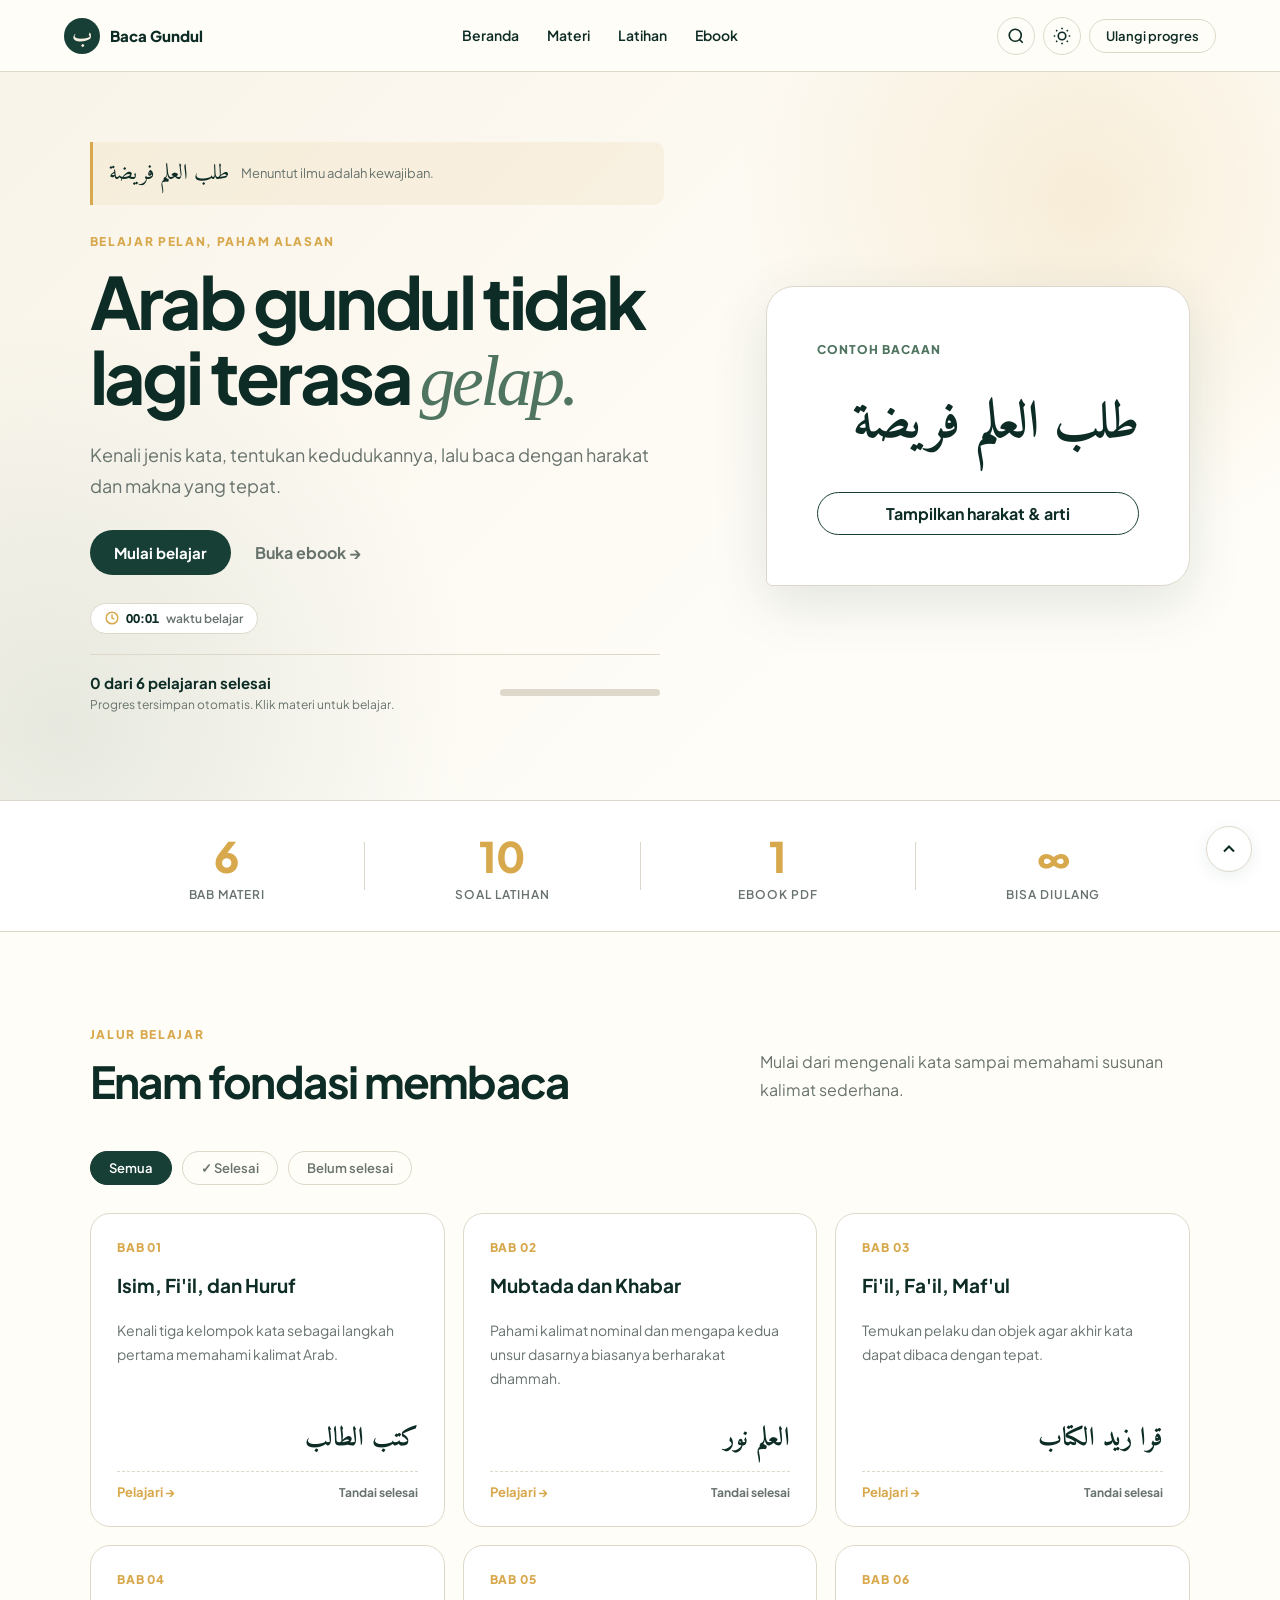
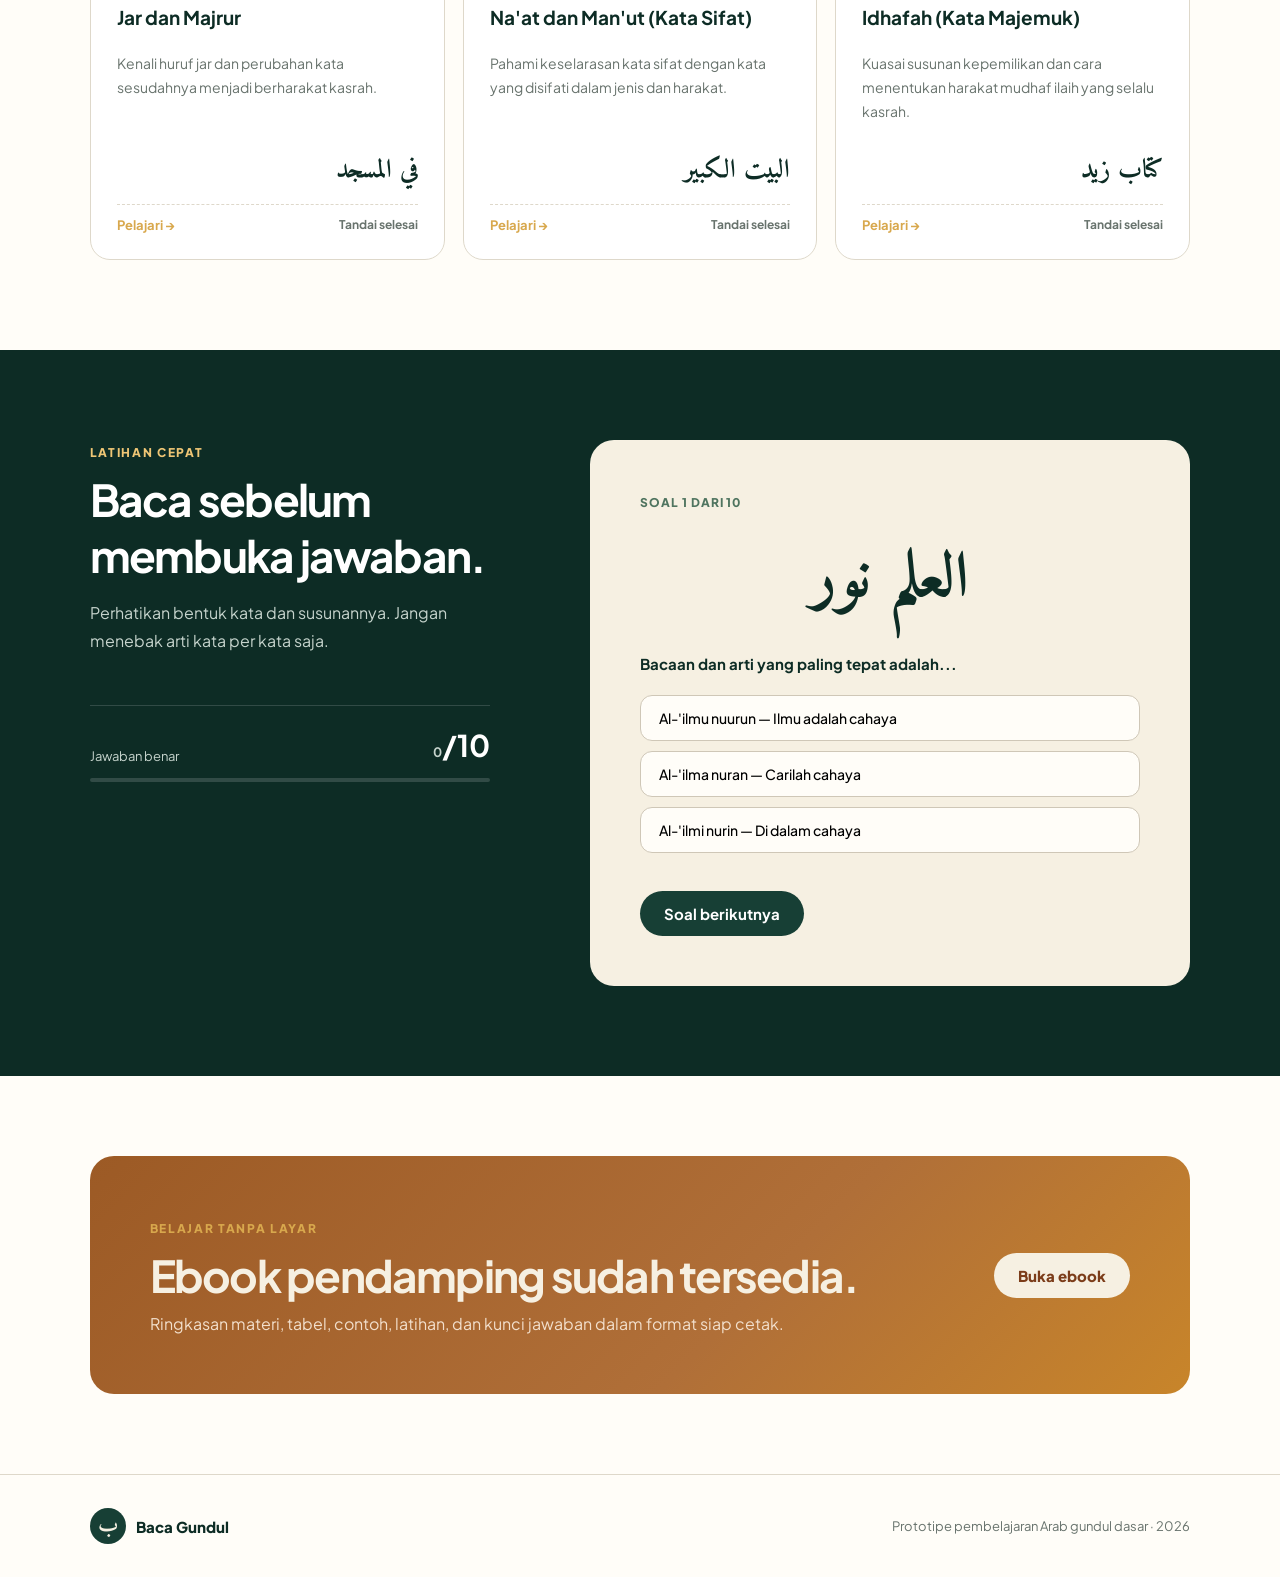
<file: index.html>
<!doctype html>
<html lang="id" data-theme="light">
<head>
  <meta charset="utf-8">
  <meta name="viewport" content="width=device-width, initial-scale=1">
  <meta name="theme-color" content="#173f35">
  <meta name="description" content="Belajar membaca Arab tanpa harakat (gundul) secara interaktif. Kenali isim, fi'il, huruf, dan susunan kalimat Arab dasar.">
  <title>Baca Gundul - Belajar Membaca Arab</title>
  <link rel="preconnect" href="https://fonts.googleapis.com">
  <link rel="preconnect" href="https://fonts.gstatic.com" crossorigin>
  <link href="https://fonts.googleapis.com/css2?family=Amiri:wght@400;700&family=Plus+Jakarta+Sans:wght@400;500;600;700;800&display=swap" rel="stylesheet">
  <link rel="stylesheet" href="styles.css">
</head>
<body>

  <!-- ── TOPBAR ─────────────────────────────── -->
  <header class="topbar" id="topbar">
    <a class="brand" href="#beranda">
      <span class="brand-mark">ب</span>
      <span>Baca Gundul</span>
    </a>

    <nav aria-label="Navigasi utama" id="mainNav">
      <a href="#beranda">Beranda</a>
      <a href="#materi">Materi</a>
      <a href="#latihan">Latihan</a>
      <a href="ebook.html">Ebook</a>
    </nav>

    <div class="topbar-actions">
      <button class="icon-button" id="searchToggle" aria-label="Cari materi" title="Cari materi">
        <svg xmlns="http://www.w3.org/2000/svg" width="18" height="18" fill="none" viewBox="0 0 24 24" stroke="currentColor" stroke-width="2.2"><circle cx="11" cy="11" r="8"/><path d="m21 21-4.35-4.35"/></svg>
      </button>
      <button class="icon-button" id="themeToggle" aria-label="Ganti tema" title="Ganti tema gelap/terang">
        <svg id="iconSun" xmlns="http://www.w3.org/2000/svg" width="18" height="18" fill="none" viewBox="0 0 24 24" stroke="currentColor" stroke-width="2.2"><circle cx="12" cy="12" r="5"/><path d="M12 1v2M12 21v2M4.22 4.22l1.42 1.42M18.36 18.36l1.42 1.42M1 12h2M21 12h2M4.22 19.78l1.42-1.42M18.36 5.64l1.42-1.42"/></svg>
        <svg id="iconMoon" xmlns="http://www.w3.org/2000/svg" width="18" height="18" fill="none" viewBox="0 0 24 24" stroke="currentColor" stroke-width="2.2" style="display:none"><path d="M21 12.79A9 9 0 1 1 11.21 3 7 7 0 0 0 21 12.79z"/></svg>
      </button>
      <button class="outline-button" id="resetProgress" type="button">Ulangi progres</button>
      <button class="hamburger" id="hamburger" aria-label="Buka navigasi" aria-expanded="false">
        <span></span><span></span><span></span>
      </button>
    </div>
  </header>

  <!-- Search bar overlay -->
  <div class="search-bar-wrap" id="searchBarWrap" hidden>
    <div class="search-inner">
      <svg xmlns="http://www.w3.org/2000/svg" width="18" height="18" fill="none" viewBox="0 0 24 24" stroke="currentColor" stroke-width="2.2"><circle cx="11" cy="11" r="8"/><path d="m21 21-4.35-4.35"/></svg>
      <input type="search" id="searchInput" placeholder="Cari bab materi..." autocomplete="off" autofocus>
      <button class="search-close" id="searchClose" aria-label="Tutup pencarian">✕</button>
    </div>
    <div class="search-results" id="searchResults"></div>
  </div>

  <main>

    <!-- ── HERO ─────────────────────────────── -->
    <section class="hero" id="beranda">
      <div class="hero-copy animate-fadeup">
        <!-- Rotating quote -->
        <div class="rotating-quote" id="rotatingQuote">
          <span class="quote-arabic" dir="rtl" lang="ar"></span>
          <span class="quote-latin"></span>
        </div>

        <span class="eyebrow">Belajar pelan, paham alasan</span>
        <h1>Arab gundul tidak lagi terasa <em>gelap.</em></h1>
        <p>Kenali jenis kata, tentukan kedudukannya, lalu baca dengan harakat dan makna yang tepat.</p>
        <div class="hero-actions">
          <a class="primary-button" href="#materi">Mulai belajar</a>
          <a class="text-link" href="ebook.html">Buka ebook <span aria-hidden="true">→</span></a>
        </div>

        <!-- Timer belajar -->
        <div class="study-timer" id="studyTimer" title="Waktu belajar hari ini">
          <svg xmlns="http://www.w3.org/2000/svg" width="14" height="14" fill="none" viewBox="0 0 24 24" stroke="currentColor" stroke-width="2.5"><circle cx="12" cy="12" r="10"/><polyline points="12 6 12 12 16 14"/></svg>
          <span id="timerDisplay">00:00</span>
          <span>waktu belajar</span>
        </div>

        <div class="progress-card">
          <div>
            <strong id="progressLabel">0 dari 6 pelajaran selesai</strong>
            <span>Progres tersimpan otomatis. Klik materi untuk belajar.</span>
          </div>
          <div class="progress-track" aria-label="Progres belajar">
            <span id="progressBar"></span>
          </div>
        </div>
      </div>

      <div class="hero-lesson animate-fadein">
        <span class="lesson-number">Contoh bacaan</span>
        <p class="arabic bare" lang="ar" dir="rtl">طلب العلم فريضة</p>
        <button class="reveal-button" type="button" data-reveal="heroAnswer">Tampilkan harakat &amp; arti</button>
        <div class="answer-panel" id="heroAnswer" hidden>
          <p class="arabic" lang="ar" dir="rtl">طَلَبُ الْعِلْمِ فَرِيضَةٌ</p>
          <p><strong>Thalabul 'ilmi faridhatun</strong></p>
          <p>Menuntut ilmu adalah sebuah kewajiban.</p>
        </div>
      </div>
    </section>

    <!-- ── STATS STRIP ─────────────────────── -->
    <div class="stats-strip">
      <div class="stat-item">
        <strong>6</strong><span>Bab materi</span>
      </div>
      <div class="stat-sep"></div>
      <div class="stat-item">
        <strong>10</strong><span>Soal latihan</span>
      </div>
      <div class="stat-sep"></div>
      <div class="stat-item">
        <strong>1</strong><span>Ebook PDF</span>
      </div>
      <div class="stat-sep"></div>
      <div class="stat-item">
        <strong>∞</strong><span>Bisa diulang</span>
      </div>
    </div>

    <!-- ── MATERI ──────────────────────────── -->
    <section class="section" id="materi">
      <div class="section-heading">
        <div>
          <span class="eyebrow">Jalur belajar</span>
          <h2>Enam fondasi membaca</h2>
        </div>
        <p>Mulai dari mengenali kata sampai memahami susunan kalimat sederhana.</p>
      </div>

      <!-- Filter kategori -->
      <div class="filter-row">
        <button class="filter-btn active" data-filter="all">Semua</button>
        <button class="filter-btn" data-filter="done">✓ Selesai</button>
        <button class="filter-btn" data-filter="undone">Belum selesai</button>
      </div>

      <div class="lesson-grid" id="lessonGrid"></div>

      <!-- Konfetti banner (muncul setelah semua selesai) -->
      <div class="completion-banner" id="completionBanner" hidden>
        <div class="completion-inner">
          <span class="completion-emoji">🎉</span>
          <div>
            <strong>Luar biasa! Semua bab telah selesai.</strong>
            <p>Sekarang coba uji kemampuanmu di bagian latihan.</p>
          </div>
          <a class="primary-button" href="#latihan" style="white-space:nowrap">Ke Latihan →</a>
        </div>
      </div>
    </section>

    <!-- ── LATIHAN ─────────────────────────── -->
    <section class="practice-section" id="latihan">
      <div class="practice-intro">
        <span class="eyebrow light">Latihan cepat</span>
        <h2>Baca sebelum membuka jawaban.</h2>
        <p>Perhatikan bentuk kata dan susunannya. Jangan menebak arti kata per kata saja.</p>
        <div class="score">
          <span>Jawaban benar</span>
          <strong><span id="scoreValue">0</span>/10</strong>
        </div>
        <!-- Quiz progress bar -->
        <div class="quiz-progress-wrap">
          <div class="quiz-progress-bar" id="quizProgressBar" style="width:0%"></div>
        </div>
      </div>

      <div class="quiz-card">
        <span class="quiz-step" id="quizStep">Soal 1 dari 10</span>
        <p class="arabic quiz-arabic" id="quizArabic" lang="ar" dir="rtl"></p>
        <p class="question" id="quizQuestion"></p>
        <div class="options" id="quizOptions"></div>
        <div class="feedback" id="quizFeedback" hidden></div>
        <button class="primary-button next-button" id="nextQuestion" type="button" hidden>Soal berikutnya</button>
      </div>
    </section>

    <!-- ── EBOOK BANNER ───────────────────── -->
    <section class="ebook-banner">
      <div>
        <span class="eyebrow">Belajar tanpa layar</span>
        <h2>Ebook pendamping sudah tersedia.</h2>
        <p>Ringkasan materi, tabel, contoh, latihan, dan kunci jawaban dalam format siap cetak.</p>
      </div>
      <a class="cream-button" href="ebook.html">Buka ebook</a>
    </section>
  </main>

  <footer>
    <div class="brand"><span class="brand-mark">ب</span><span>Baca Gundul</span></div>
    <p>Prototipe pembelajaran Arab gundul dasar · <span id="footerYear"></span></p>
  </footer>

  <!-- Back-to-top button -->
  <button class="back-to-top" id="backToTop" aria-label="Kembali ke atas" title="Kembali ke atas" hidden>
    <svg xmlns="http://www.w3.org/2000/svg" width="20" height="20" fill="none" viewBox="0 0 24 24" stroke="currentColor" stroke-width="2.5"><polyline points="18 15 12 9 6 15"/></svg>
  </button>

  <!-- ── MODAL MATERI ───────────────────────── -->
  <div class="modal-overlay" id="materiModal" hidden>
    <div class="modal-card" role="dialog" aria-modal="true" aria-labelledby="modalTitle">
      <button class="close-modal" id="closeModal" aria-label="Tutup modal" type="button">&times;</button>
      <div class="modal-content" id="modalContent"></div>
    </div>
  </div>

  <!-- Canvas konfetti -->
  <canvas id="confettiCanvas" style="position:fixed;top:0;left:0;width:100%;height:100%;pointer-events:none;z-index:9999;display:none;"></canvas>

  <script src="app.js"></script>
</body>
</html>
</file>
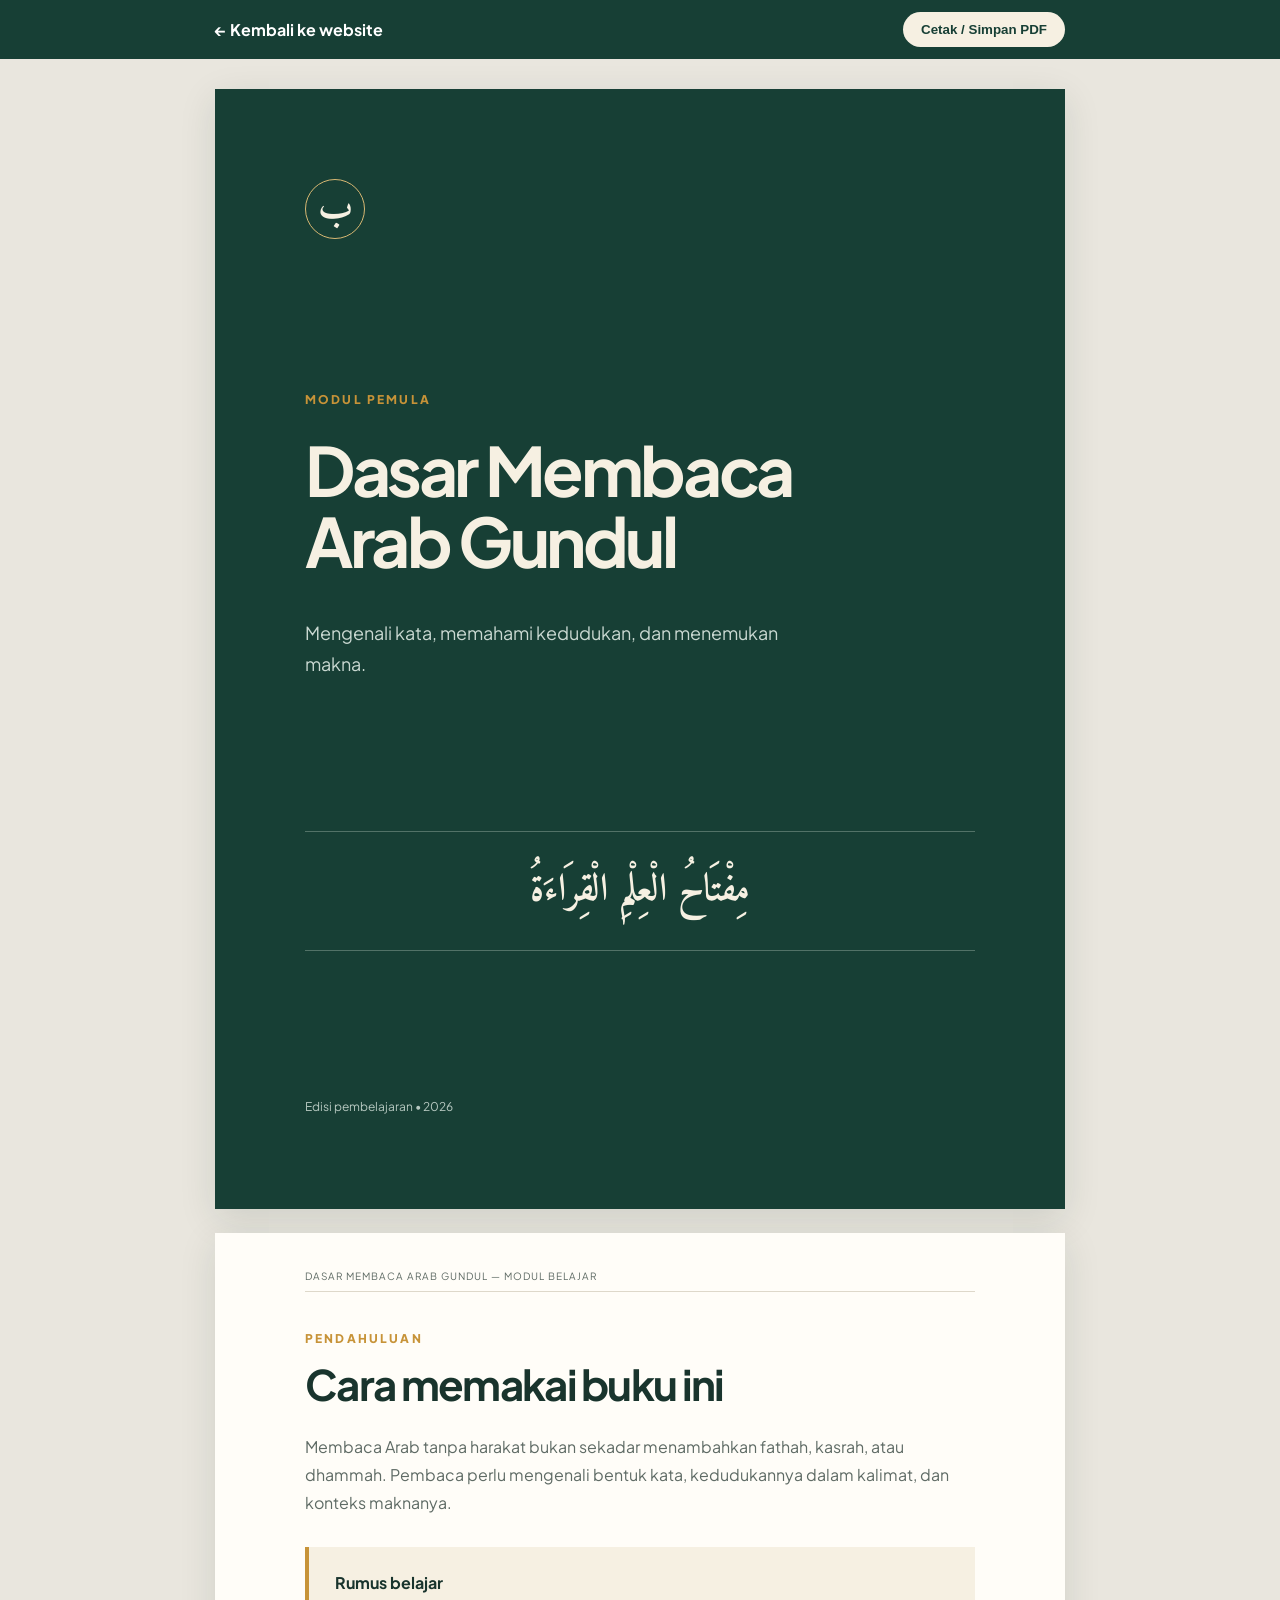
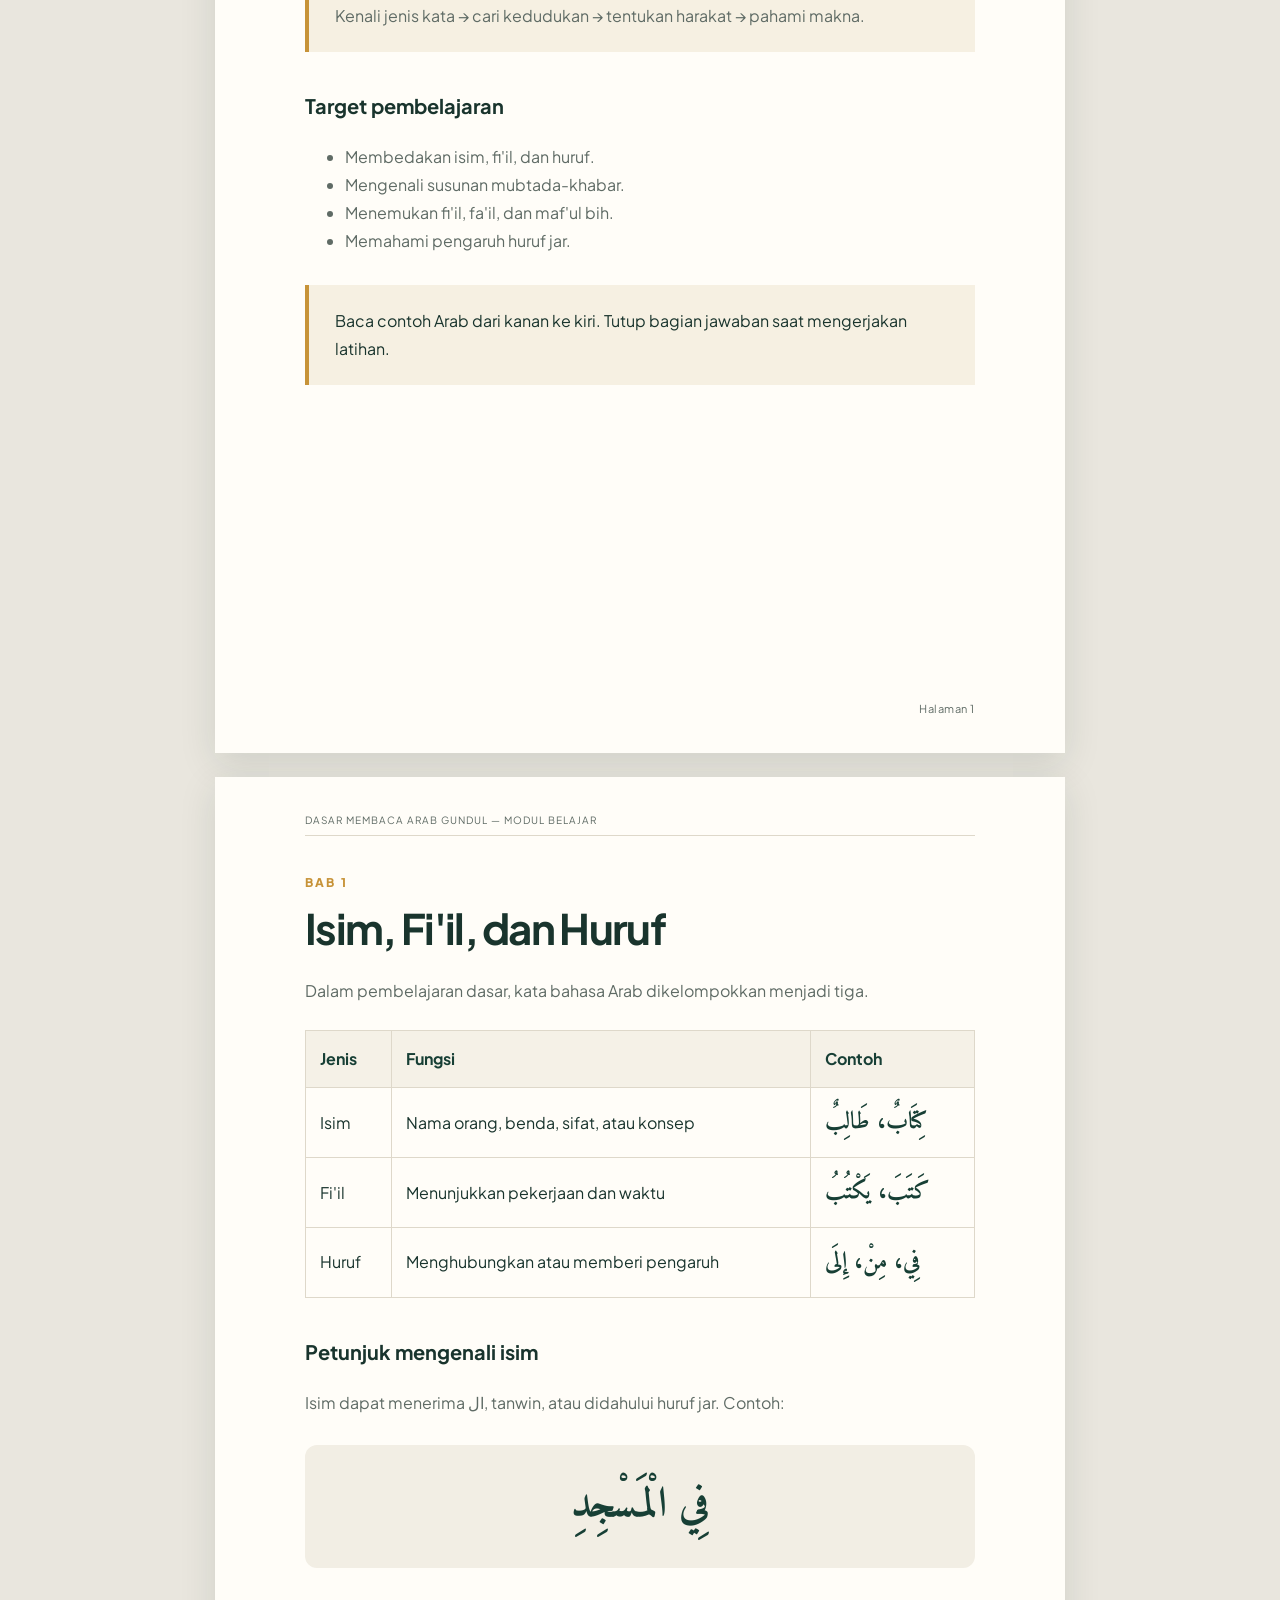
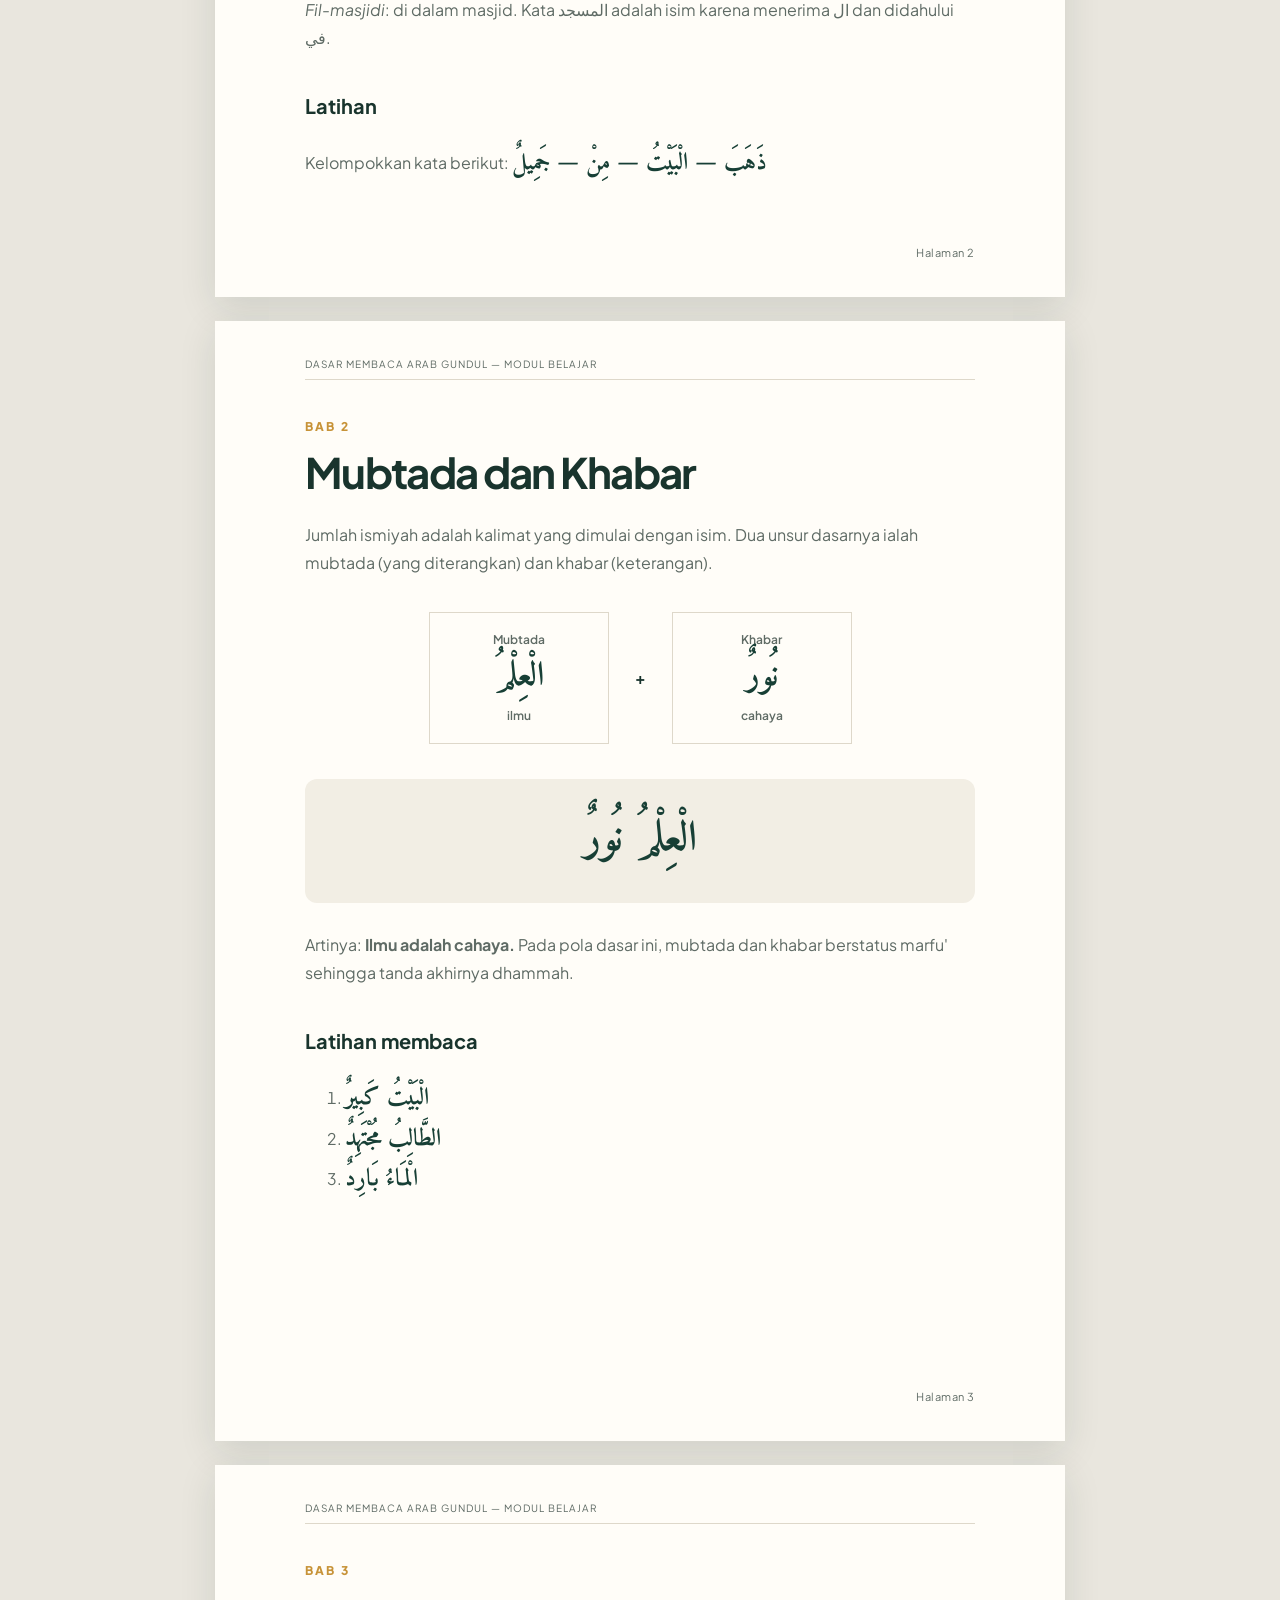
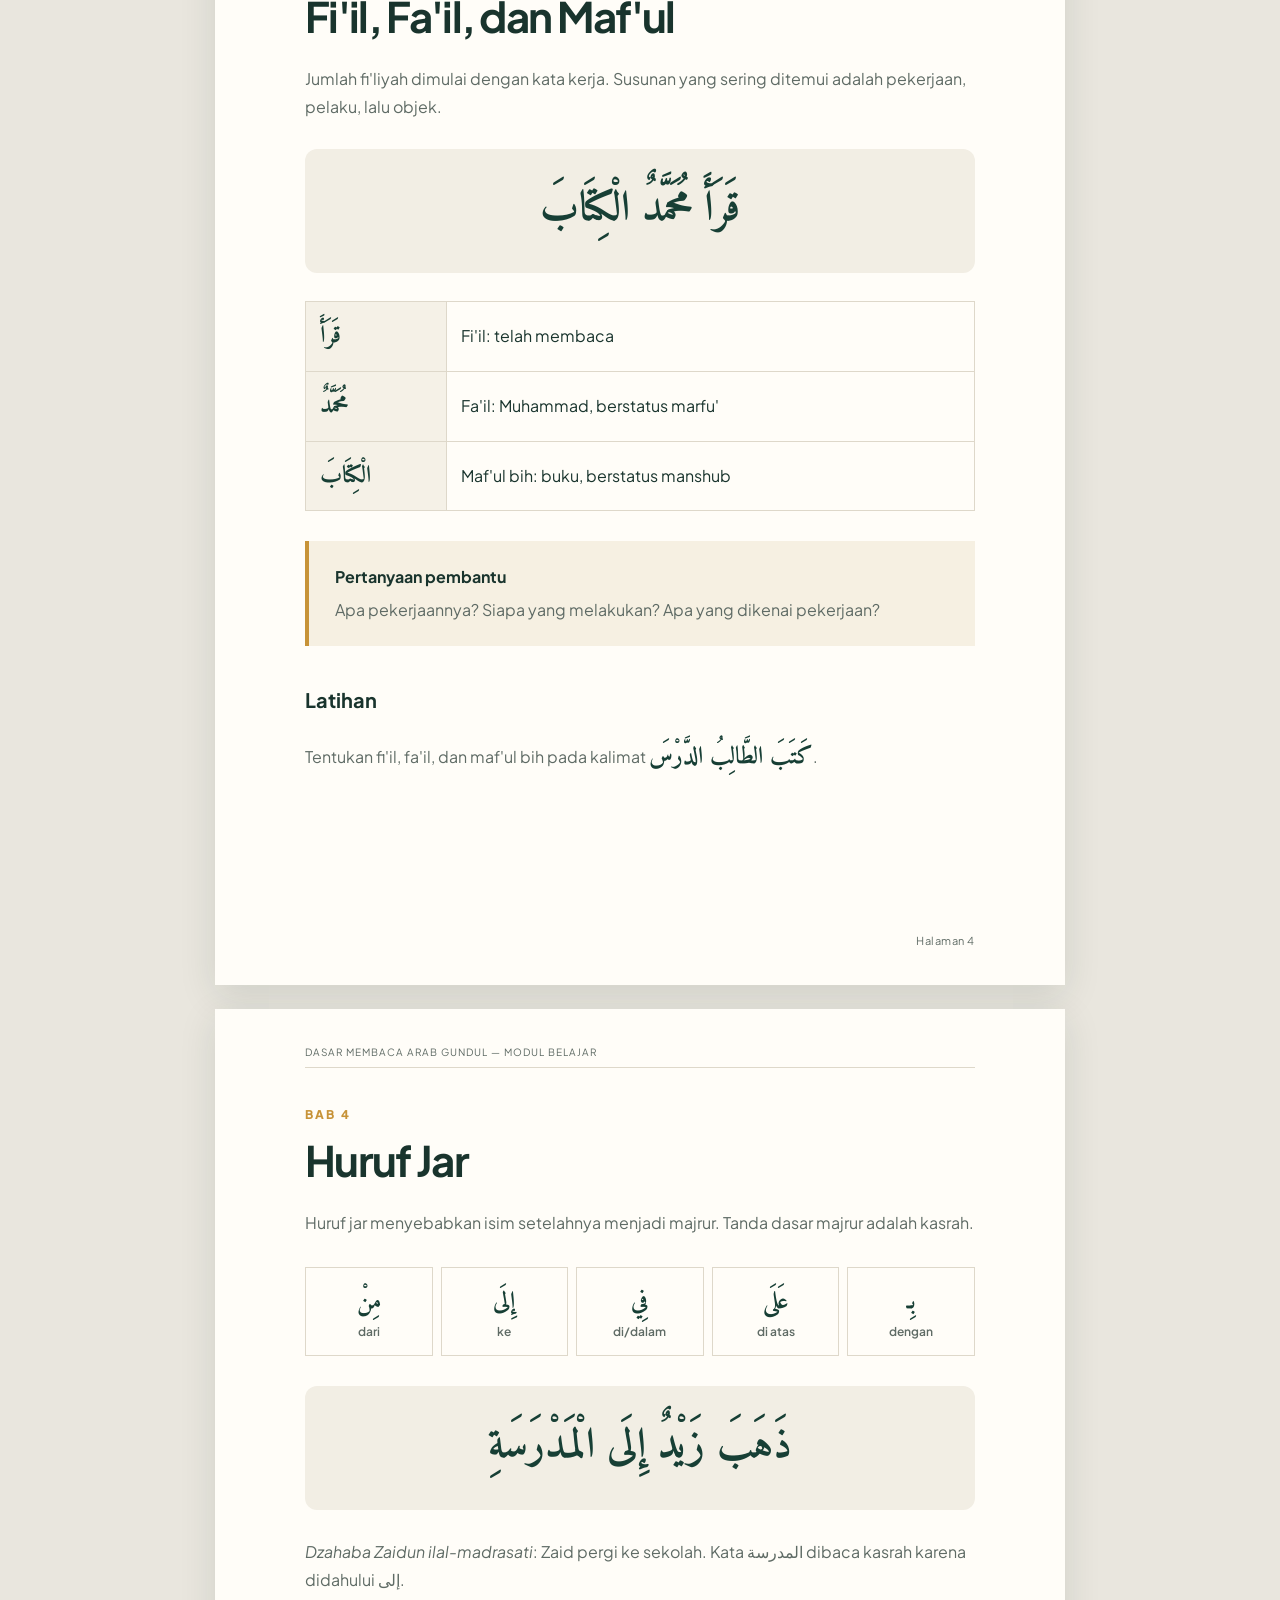
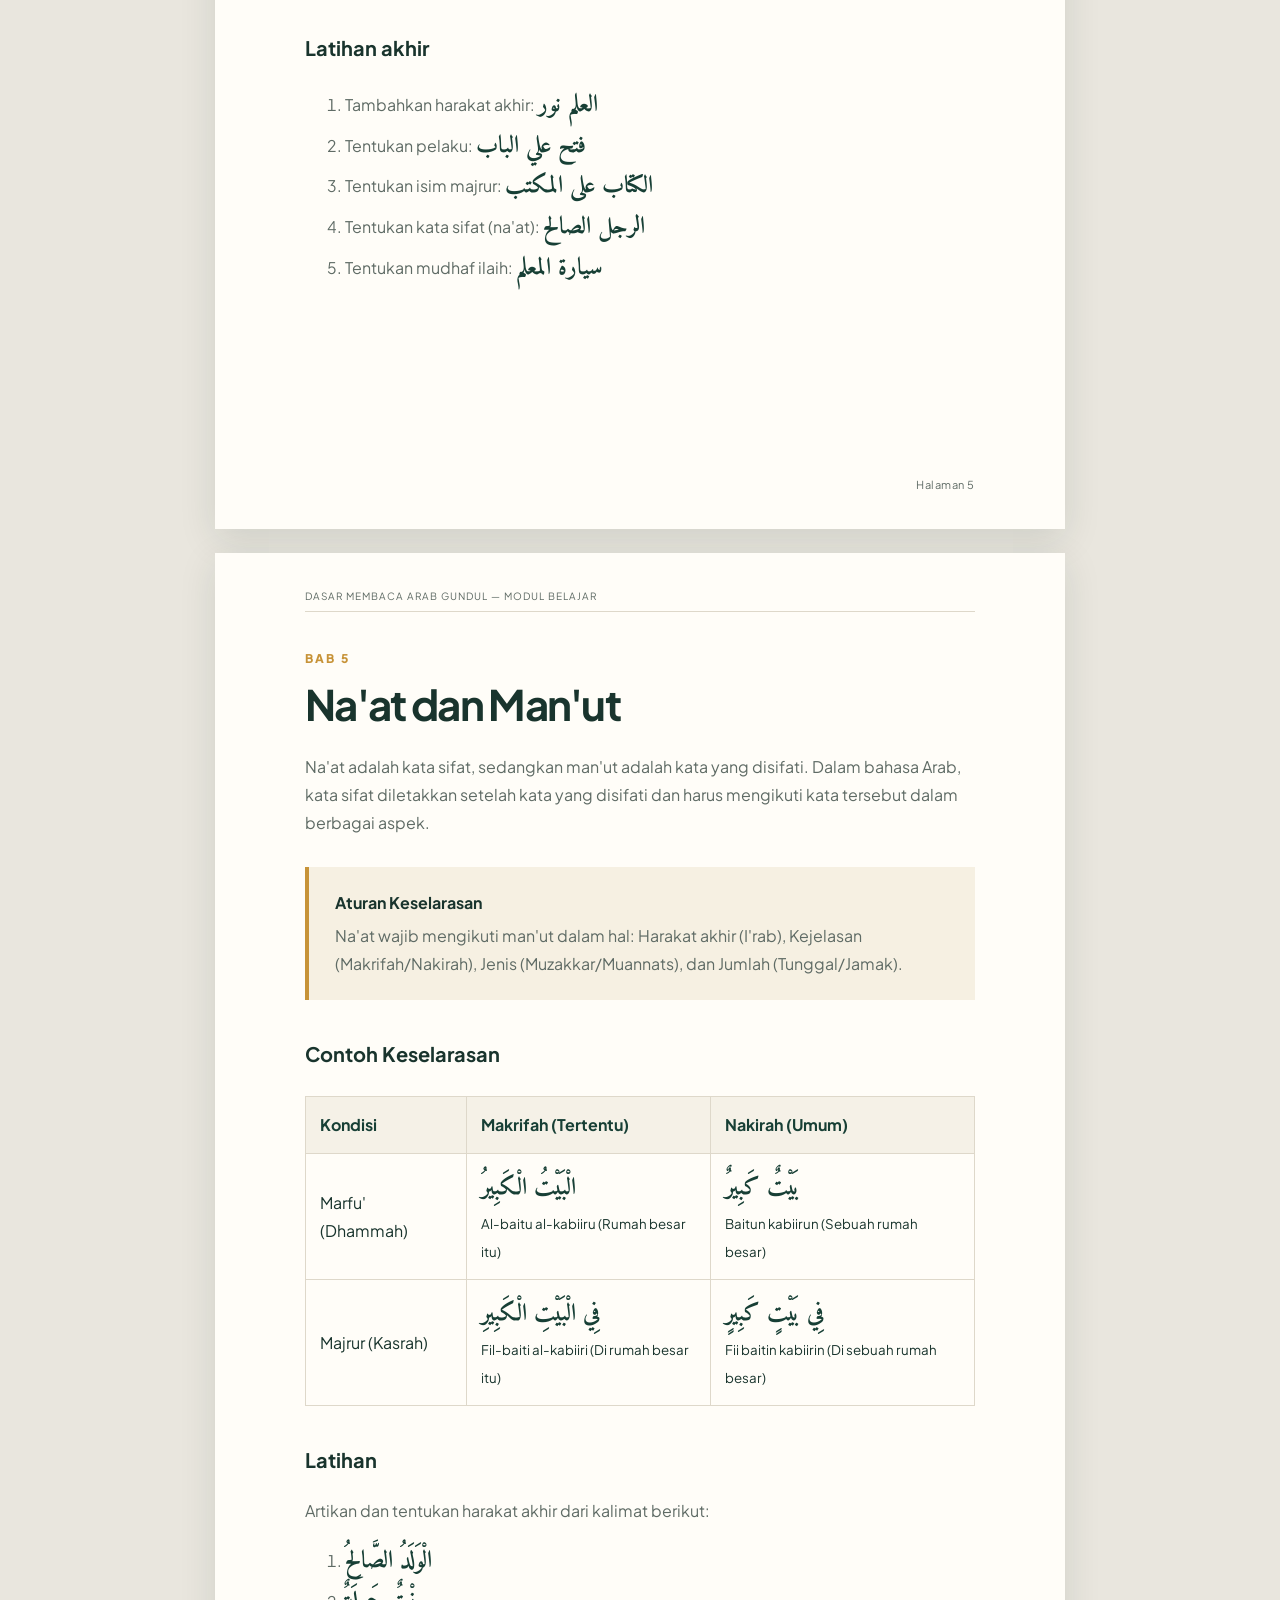
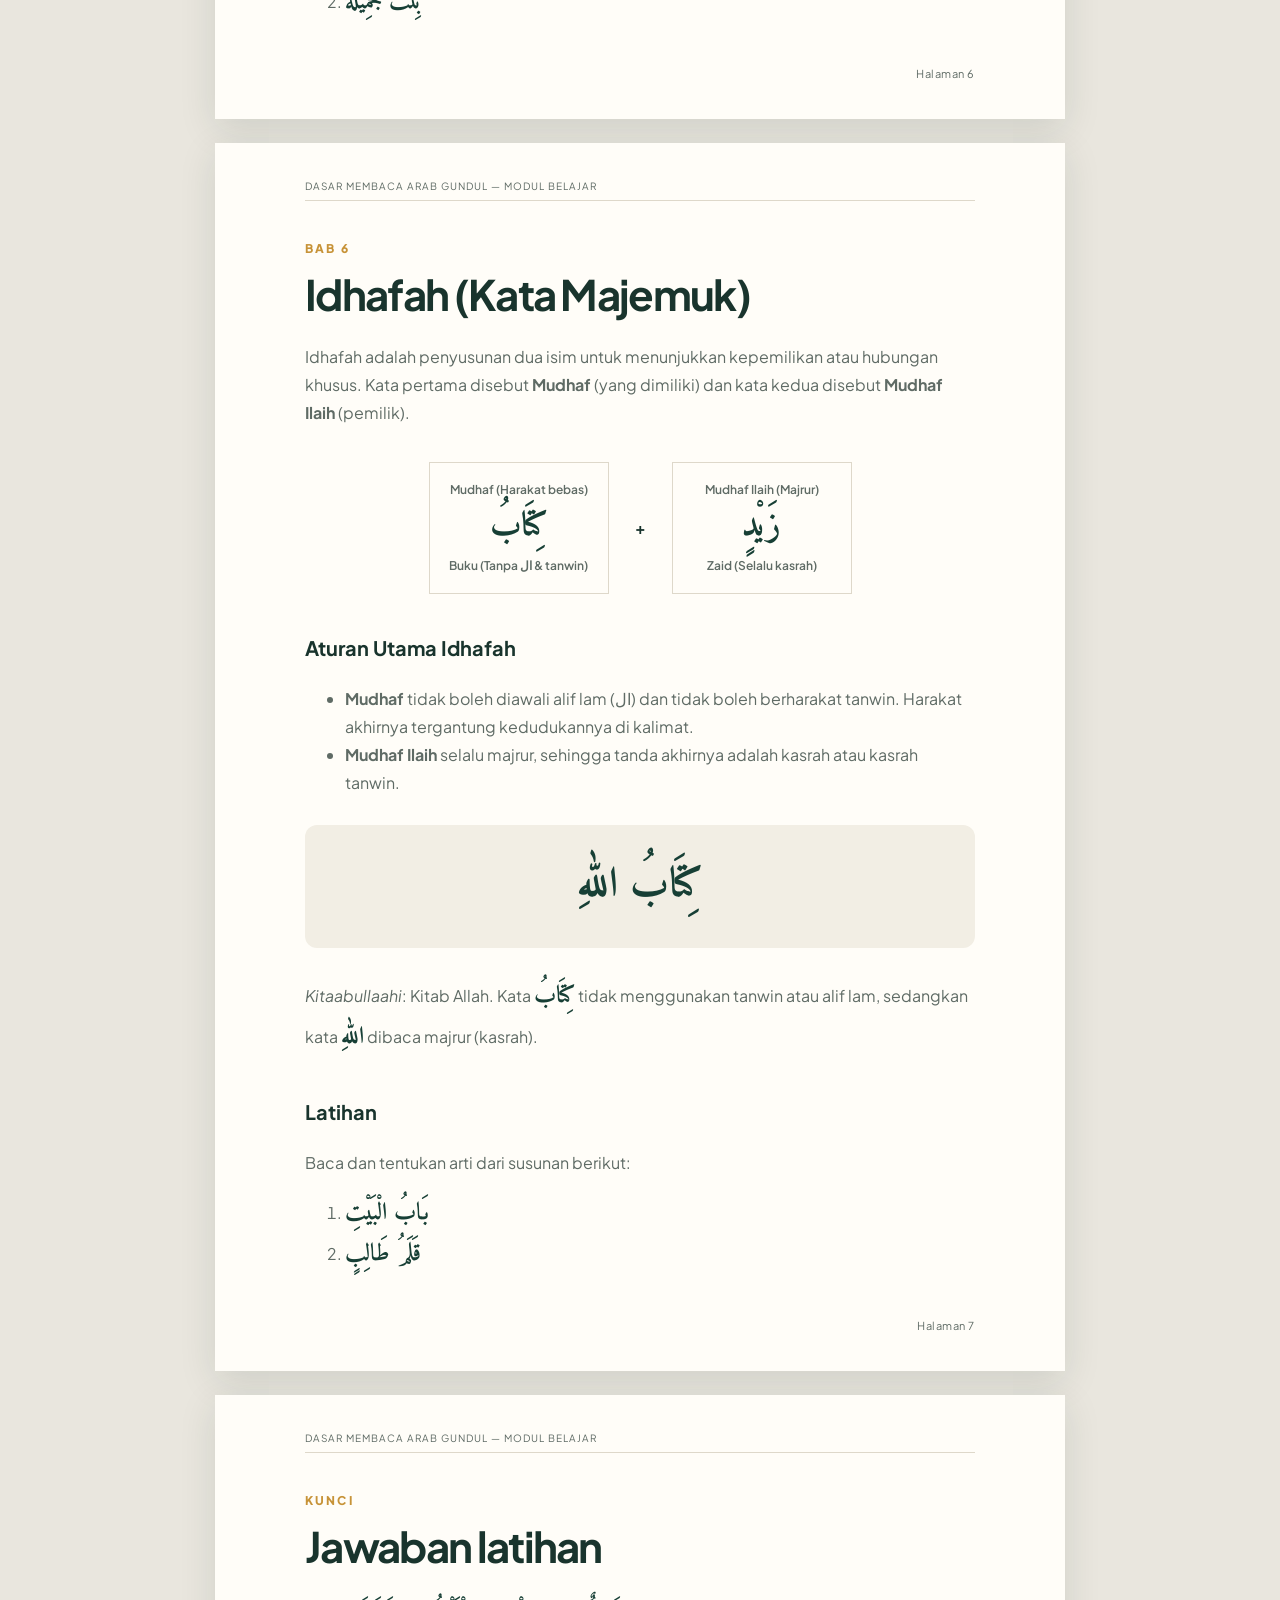
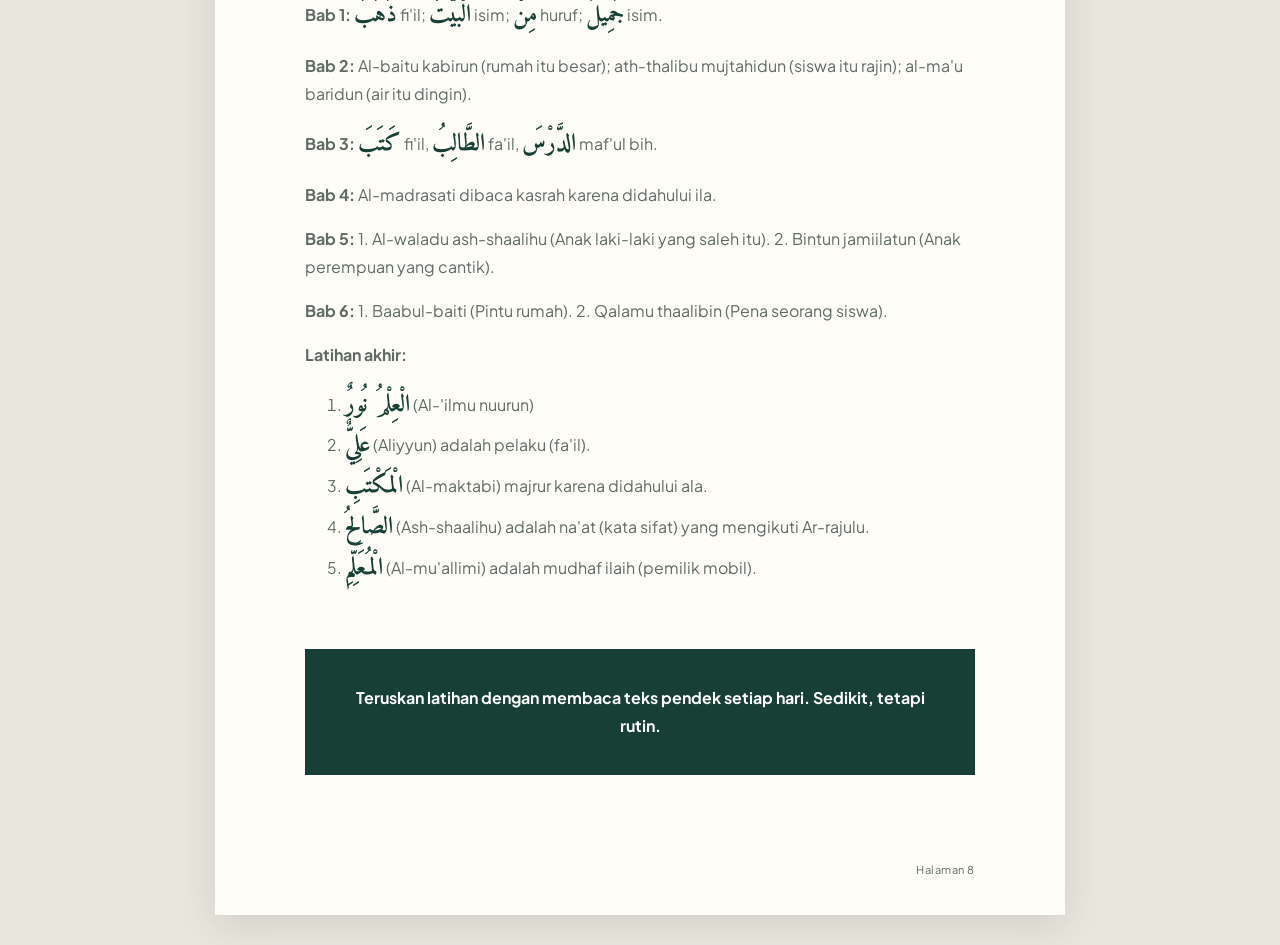
<file: ebook.html>
<!doctype html>
<html lang="id">
<head>
  <meta charset="utf-8">
  <meta name="viewport" content="width=device-width, initial-scale=1">
  <title>Ebook Dasar Membaca Arab Gundul</title>
  <link rel="preconnect" href="https://fonts.googleapis.com">
  <link rel="preconnect" href="https://fonts.gstatic.com" crossorigin>
  <link href="https://fonts.googleapis.com/css2?family=Amiri:wght@400;700&family=Plus+Jakarta+Sans:wght@400;600;700;800&display=swap" rel="stylesheet">
  <link rel="stylesheet" href="ebook.css">
</head>
<body>
  <div class="toolbar">
    <a href="index.html">← Kembali ke website</a>
    <button type="button" onclick="window.print()">Cetak / Simpan PDF</button>
  </div>
  <main class="book">
    <section class="cover page">
      <div class="cover-mark">ب</div>
      <p class="kicker">Modul Pemula</p>
      <h1>Dasar Membaca<br>Arab Gundul</h1>
      <p class="subtitle">Mengenali kata, memahami kedudukan, dan menemukan makna.</p>
      <div class="cover-arabic" lang="ar" dir="rtl">مِفْتَاحُ الْعِلْمِ الْقِرَاءَةُ</div>
      <p class="edition">Edisi pembelajaran • 2026</p>
    </section>

    <section class="page">
      <span class="chapter">Pendahuluan</span>
      <h2>Cara memakai buku ini</h2>
      <p>Membaca Arab tanpa harakat bukan sekadar menambahkan fathah, kasrah, atau dhammah. Pembaca perlu mengenali bentuk kata, kedudukannya dalam kalimat, dan konteks maknanya.</p>
      <div class="callout">
        <strong>Rumus belajar</strong>
        <p>Kenali jenis kata → cari kedudukan → tentukan harakat → pahami makna.</p>
      </div>
      <h3>Target pembelajaran</h3>
      <ul>
        <li>Membedakan isim, fi'il, dan huruf.</li>
        <li>Mengenali susunan mubtada-khabar.</li>
        <li>Menemukan fi'il, fa'il, dan maf'ul bih.</li>
        <li>Memahami pengaruh huruf jar.</li>
      </ul>
      <div class="note">Baca contoh Arab dari kanan ke kiri. Tutup bagian jawaban saat mengerjakan latihan.</div>
    </section>

    <section class="page">
      <span class="chapter">Bab 1</span>
      <h2>Isim, Fi'il, dan Huruf</h2>
      <p>Dalam pembelajaran dasar, kata bahasa Arab dikelompokkan menjadi tiga.</p>
      <table>
        <thead><tr><th>Jenis</th><th>Fungsi</th><th>Contoh</th></tr></thead>
        <tbody>
          <tr><td>Isim</td><td>Nama orang, benda, sifat, atau konsep</td><td class="ar" lang="ar" dir="rtl">كِتَابٌ، طَالِبٌ</td></tr>
          <tr><td>Fi'il</td><td>Menunjukkan pekerjaan dan waktu</td><td class="ar" lang="ar" dir="rtl">كَتَبَ، يَكْتُبُ</td></tr>
          <tr><td>Huruf</td><td>Menghubungkan atau memberi pengaruh</td><td class="ar" lang="ar" dir="rtl">فِي، مِنْ، إِلَى</td></tr>
        </tbody>
      </table>
      <h3>Petunjuk mengenali isim</h3>
      <p>Isim dapat menerima ال, tanwin, atau didahului huruf jar. Contoh:</p>
      <div class="arabic-box" lang="ar" dir="rtl">فِي الْمَسْجِدِ</div>
      <p><em>Fil-masjidi</em>: di dalam masjid. Kata المسجد adalah isim karena menerima ال dan didahului في.</p>
      <h3>Latihan</h3>
      <p>Kelompokkan kata berikut: <span class="ar" lang="ar" dir="rtl">ذَهَبَ — الْبَيْتُ — مِنْ — جَمِيلٌ</span></p>
    </section>

    <section class="page">
      <span class="chapter">Bab 2</span>
      <h2>Mubtada dan Khabar</h2>
      <p>Jumlah ismiyah adalah kalimat yang dimulai dengan isim. Dua unsur dasarnya ialah mubtada (yang diterangkan) dan khabar (keterangan).</p>
      <div class="analysis">
        <div><span>Mubtada</span><strong class="ar" lang="ar" dir="rtl">الْعِلْمُ</strong><small>ilmu</small></div>
        <b>+</b>
        <div><span>Khabar</span><strong class="ar" lang="ar" dir="rtl">نُورٌ</strong><small>cahaya</small></div>
      </div>
      <div class="arabic-box" lang="ar" dir="rtl">الْعِلْمُ نُورٌ</div>
      <p>Artinya: <strong>Ilmu adalah cahaya.</strong> Pada pola dasar ini, mubtada dan khabar berstatus marfu' sehingga tanda akhirnya dhammah.</p>
      <h3>Latihan membaca</h3>
      <ol>
        <li><span class="ar" lang="ar" dir="rtl">الْبَيْتُ كَبِيرٌ</span></li>
        <li><span class="ar" lang="ar" dir="rtl">الطَّالِبُ مُجْتَهِدٌ</span></li>
        <li><span class="ar" lang="ar" dir="rtl">الْمَاءُ بَارِدٌ</span></li>
      </ol>
    </section>

    <section class="page">
      <span class="chapter">Bab 3</span>
      <h2>Fi'il, Fa'il, dan Maf'ul</h2>
      <p>Jumlah fi'liyah dimulai dengan kata kerja. Susunan yang sering ditemui adalah pekerjaan, pelaku, lalu objek.</p>
      <div class="arabic-box" lang="ar" dir="rtl">قَرَأَ مُحَمَّدٌ الْكِتَابَ</div>
      <table>
        <tbody>
          <tr><th class="ar" lang="ar" dir="rtl">قَرَأَ</th><td>Fi'il: telah membaca</td></tr>
          <tr><th class="ar" lang="ar" dir="rtl">مُحَمَّدٌ</th><td>Fa'il: Muhammad, berstatus marfu'</td></tr>
          <tr><th class="ar" lang="ar" dir="rtl">الْكِتَابَ</th><td>Maf'ul bih: buku, berstatus manshub</td></tr>
        </tbody>
      </table>
      <div class="callout"><strong>Pertanyaan pembantu</strong><p>Apa pekerjaannya? Siapa yang melakukan? Apa yang dikenai pekerjaan?</p></div>
      <h3>Latihan</h3>
      <p>Tentukan fi'il, fa'il, dan maf'ul bih pada kalimat <span class="ar" lang="ar" dir="rtl">كَتَبَ الطَّالِبُ الدَّرْسَ</span>.</p>
    </section>

    <section class="page">
      <span class="chapter">Bab 4</span>
      <h2>Huruf Jar</h2>
      <p>Huruf jar menyebabkan isim setelahnya menjadi majrur. Tanda dasar majrur adalah kasrah.</p>
      <div class="jar-list">
        <span class="ar" lang="ar" dir="rtl">مِنْ<small>dari</small></span>
        <span class="ar" lang="ar" dir="rtl">إِلَى<small>ke</small></span>
        <span class="ar" lang="ar" dir="rtl">فِي<small>di/dalam</small></span>
        <span class="ar" lang="ar" dir="rtl">عَلَى<small>di atas</small></span>
        <span class="ar" lang="ar" dir="rtl">بِـ<small>dengan</small></span>
      </div>
      <div class="arabic-box" lang="ar" dir="rtl">ذَهَبَ زَيْدٌ إِلَى الْمَدْرَسَةِ</div>
      <p><em>Dzahaba Zaidun ilal-madrasati</em>: Zaid pergi ke sekolah. Kata المدرسة dibaca kasrah karena didahului إلى.</p>
      <h3>Latihan akhir</h3>
      <ol>
        <li>Tambahkan harakat akhir: <span class="ar" lang="ar" dir="rtl">العلم نور</span></li>
        <li>Tentukan pelaku: <span class="ar" lang="ar" dir="rtl">فتح علي الباب</span></li>
        <li>Tentukan isim majrur: <span class="ar" lang="ar" dir="rtl">الكتاب على المكتب</span></li>
        <li>Tentukan kata sifat (na'at): <span class="ar" lang="ar" dir="rtl">الرجل الصالح</span></li>
        <li>Tentukan mudhaf ilaih: <span class="ar" lang="ar" dir="rtl">سيارة المعلم</span></li>
      </ol>
    </section>

    <section class="page">
      <span class="chapter">Bab 5</span>
      <h2>Na'at dan Man'ut</h2>
      <p>Na'at adalah kata sifat, sedangkan man'ut adalah kata yang disifati. Dalam bahasa Arab, kata sifat diletakkan setelah kata yang disifati dan harus mengikuti kata tersebut dalam berbagai aspek.</p>
      
      <div class="callout">
        <strong>Aturan Keselarasan</strong>
        <p>Na'at wajib mengikuti man'ut dalam hal: Harakat akhir (I'rab), Kejelasan (Makrifah/Nakirah), Jenis (Muzakkar/Muannats), dan Jumlah (Tunggal/Jamak).</p>
      </div>

      <h3>Contoh Keselarasan</h3>
      <table>
        <thead>
          <tr><th>Kondisi</th><th>Makrifah (Tertentu)</th><th>Nakirah (Umum)</th></tr>
        </thead>
        <tbody>
          <tr>
            <td>Marfu' (Dhammah)</td>
            <td><span class="ar" lang="ar" dir="rtl">الْبَيْتُ الْكَبِيرُ</span><br><small>Al-baitu al-kabiiru (Rumah besar itu)</small></td>
            <td><span class="ar" lang="ar" dir="rtl">بَيْتٌ كَبِيرٌ</span><br><small>Baitun kabiirun (Sebuah rumah besar)</small></td>
          </tr>
          <tr>
            <td>Majrur (Kasrah)</td>
            <td><span class="ar" lang="ar" dir="rtl">فِي الْبَيْتِ الْكَبِيرِ</span><br><small>Fil-baiti al-kabiiri (Di rumah besar itu)</small></td>
            <td><span class="ar" lang="ar" dir="rtl">فِي بَيْتٍ كَبِيرٍ</span><br><small>Fii baitin kabiirin (Di sebuah rumah besar)</small></td>
          </tr>
        </tbody>
      </table>

      <h3>Latihan</h3>
      <p>Artikan dan tentukan harakat akhir dari kalimat berikut:</p>
      <ol>
        <li><span class="ar" lang="ar" dir="rtl">الْوَلَدُ الصَّالِحُ</span></li>
        <li><span class="ar" lang="ar" dir="rtl">بِنْتٌ جَمِيلَةٌ</span></li>
      </ol>
    </section>

    <section class="page">
      <span class="chapter">Bab 6</span>
      <h2>Idhafah (Kata Majemuk)</h2>
      <p>Idhafah adalah penyusunan dua isim untuk menunjukkan kepemilikan atau hubungan khusus. Kata pertama disebut <strong>Mudhaf</strong> (yang dimiliki) dan kata kedua disebut <strong>Mudhaf Ilaih</strong> (pemilik).</p>

      <div class="analysis">
        <div><span>Mudhaf (Harakat bebas)</span><strong class="ar" lang="ar" dir="rtl">كِتَابُ</strong><small>Buku (Tanpa ال & tanwin)</small></div>
        <b>+</b>
        <div><span>Mudhaf Ilaih (Majrur)</span><strong class="ar" lang="ar" dir="rtl">زَيْدٍ</strong><small>Zaid (Selalu kasrah)</small></div>
      </div>

      <h3>Aturan Utama Idhafah</h3>
      <ul>
        <li><strong>Mudhaf</strong> tidak boleh diawali alif lam (ال) dan tidak boleh berharakat tanwin. Harakat akhirnya tergantung kedudukannya di kalimat.</li>
        <li><strong>Mudhaf Ilaih</strong> selalu majrur, sehingga tanda akhirnya adalah kasrah atau kasrah tanwin.</li>
      </ul>

      <div class="arabic-box" lang="ar" dir="rtl">كِتَابُ اللهِ</div>
      <p><em>Kitaabullaahi</em>: Kitab Allah. Kata <span class="ar" lang="ar" dir="rtl">كِتَابُ</span> tidak menggunakan tanwin atau alif lam, sedangkan kata <span class="ar" lang="ar" dir="rtl">اللهِ</span> dibaca majrur (kasrah).</p>

      <h3>Latihan</h3>
      <p>Baca dan tentukan arti dari susunan berikut:</p>
      <ol>
        <li><span class="ar" lang="ar" dir="rtl">بَابُ الْبَيْتِ</span></li>
        <li><span class="ar" lang="ar" dir="rtl">قَلَمُ طَالِبٍ</span></li>
      </ol>
    </section>

    <section class="page answers">
      <span class="chapter">Kunci</span>
      <h2>Jawaban latihan</h2>
      <p><strong>Bab 1:</strong> <span class="ar" lang="ar" dir="rtl">ذَهَبَ</span> fi'il; <span class="ar" lang="ar" dir="rtl">الْبَيْتُ</span> isim; <span class="ar" lang="ar" dir="rtl">مِنْ</span> huruf; <span class="ar" lang="ar" dir="rtl">جَمِيلٌ</span> isim.</p>
      <p><strong>Bab 2:</strong> Al-baitu kabirun (rumah itu besar); ath-thalibu mujtahidun (siswa itu rajin); al-ma'u baridun (air itu dingin).</p>
      <p><strong>Bab 3:</strong> <span class="ar" lang="ar" dir="rtl">كَتَبَ</span> fi'il, <span class="ar" lang="ar" dir="rtl">الطَّالِبُ</span> fa'il, <span class="ar" lang="ar" dir="rtl">الدَّرْسَ</span> maf'ul bih.</p>
      <p><strong>Bab 4:</strong> Al-madrasati dibaca kasrah karena didahului ila.</p>
      <p><strong>Bab 5:</strong> 1. Al-waladu ash-shaalihu (Anak laki-laki yang saleh itu). 2. Bintun jamiilatun (Anak perempuan yang cantik).</p>
      <p><strong>Bab 6:</strong> 1. Baabul-baiti (Pintu rumah). 2. Qalamu thaalibin (Pena seorang siswa).</p>
      <p><strong>Latihan akhir:</strong></p>
      <ol>
        <li><span class="ar" lang="ar" dir="rtl">الْعِلْمُ نُورٌ</span> (Al-'ilmu nuurun)</li>
        <li><span class="ar" lang="ar" dir="rtl">عَلِيٌّ</span> (Aliyyun) adalah pelaku (fa'il).</li>
        <li><span class="ar" lang="ar" dir="rtl">الْمَكْتَبِ</span> (Al-maktabi) majrur karena didahului ala.</li>
        <li><span class="ar" lang="ar" dir="rtl">الصَّالِحُ</span> (Ash-shaalihu) adalah na'at (kata sifat) yang mengikuti Ar-rajulu.</li>
        <li><span class="ar" lang="ar" dir="rtl">الْمُعَلِّمِ</span> (Al-mu'allimi) adalah mudhaf ilaih (pemilik mobil).</li>
      </ol>
      <div class="closing">Teruskan latihan dengan membaca teks pendek setiap hari. Sedikit, tetapi rutin.</div>
    </section>
  </main>
</body>
</html>
</file>
<file: styles.css>
/* ══════════════════════════════════════════
   BACA GUNDUL — styles.css (Enhanced v2)
══════════════════════════════════════════ */

/* ── CSS Variables (Light) ── */
:root {
  --ink: #173f35;
  --ink-dark: #0d2c25;
  --leaf: #4f745f;
  --cream: #f6f0e2;
  --paper: #fffdf8;
  --gold: #d8a84d;
  --gold-hover: #c2933c;
  --line: #ded8ca;
  --muted: #68736d;
  --danger: #9c3d32;
  --success: #2e7d52;
  --surface: #fff;
  --shadow: 0 18px 55px rgba(20, 55, 46, .12);
  --shadow-sm: 0 4px 16px rgba(20, 55, 46, .08);
  --radius-card: 20px;
  --transition: .22s cubic-bezier(.22,1,.36,1);
}

/* ── Dark Theme ── */
[data-theme="dark"] {
  --ink: #a8d5c2;
  --ink-dark: #e0ece8;
  --leaf: #7ab89a;
  --cream: #1c2e28;
  --paper: #121c18;
  --gold: #d8a84d;
  --gold-hover: #e6ba5f;
  --line: #2a3d34;
  --muted: #8da89f;
  --surface: #1a2b24;
  --shadow: 0 18px 55px rgba(0,0,0,.45);
  --shadow-sm: 0 4px 16px rgba(0,0,0,.3);
}

/* ── Reset & Base ── */
*, *::before, *::after { box-sizing: border-box; }
html { scroll-behavior: smooth; }
body {
  margin: 0;
  color: var(--ink-dark);
  background: var(--paper);
  font-family: "Plus Jakarta Sans", sans-serif;
  transition: background .35s, color .35s;
}
a { color: inherit; text-decoration: none; }
button { font: inherit; }

/* ══ TOPBAR ══════════════════════════════ */
.topbar {
  min-height: 72px;
  display: flex;
  align-items: center;
  justify-content: space-between;
  gap: 20px;
  padding: 10px clamp(20px, 5vw, 72px);
  border-bottom: 1px solid var(--line);
  background: rgba(255,253,248,.94);
  position: sticky;
  top: 0;
  z-index: 200;
  backdrop-filter: blur(16px);
  transition: background .35s, border-color .35s;
}
[data-theme="dark"] .topbar {
  background: rgba(18,28,24,.92);
}
.topbar.scrolled { box-shadow: var(--shadow-sm); }

.brand { display: flex; align-items: center; gap: 10px; font-weight: 800; font-size: 15px; flex-shrink: 0; }
.brand-mark {
  width: 36px;
  height: 36px;
  display: grid;
  place-items: center;
  border-radius: 50%;
  color: var(--cream);
  background: var(--ink);
  font: 700 22px/1 "Amiri", serif;
  transition: background .35s;
}
[data-theme="dark"] .brand-mark { background: var(--gold); color: #0d2c25; }

nav#mainNav { display: flex; gap: 28px; font-size: 14px; font-weight: 600; }
nav#mainNav a { padding: 6px 0; border-bottom: 2px solid transparent; transition: color .2s, border-color .2s; }
nav#mainNav a:hover { color: var(--gold); border-color: var(--gold); }

.topbar-actions { display: flex; align-items: center; gap: 8px; }

/* ── Icon buttons ── */
.icon-button {
  width: 38px; height: 38px;
  border: 1px solid var(--line);
  border-radius: 50%;
  background: transparent;
  color: var(--ink-dark);
  cursor: pointer;
  display: grid; place-items: center;
  transition: background .2s, color .2s, border-color .2s;
}
.icon-button:hover { background: var(--cream); border-color: var(--gold); color: var(--gold); }
[data-theme="dark"] .icon-button:hover { background: rgba(216,168,77,.15); }

.outline-button {
  border: 1px solid var(--line);
  color: var(--ink-dark);
  background: transparent;
  border-radius: 999px;
  padding: 8px 16px;
  cursor: pointer;
  font-size: 13px;
  font-weight: 600;
  transition: background .2s, border-color .2s;
  white-space: nowrap;
}
.outline-button:hover { background: var(--cream); border-color: var(--ink); }
[data-theme="dark"] .outline-button:hover { background: rgba(255,255,255,.07); }

/* ── Hamburger ── */
.hamburger {
  display: none;
  flex-direction: column;
  justify-content: center;
  gap: 5px;
  width: 40px; height: 40px;
  background: transparent;
  border: 1px solid var(--line);
  border-radius: 10px;
  cursor: pointer;
  padding: 8px;
}
.hamburger span {
  display: block;
  height: 2px;
  background: var(--ink-dark);
  border-radius: 2px;
  transition: transform .3s, opacity .3s;
}
.hamburger.open span:nth-child(1) { transform: translateY(7px) rotate(45deg); }
.hamburger.open span:nth-child(2) { opacity: 0; }
.hamburger.open span:nth-child(3) { transform: translateY(-7px) rotate(-45deg); }

/* ── Mobile nav drawer ── */
.mobile-nav {
  display: none;
  position: fixed;
  top: 72px; right: 0;
  width: 260px;
  background: var(--paper);
  border: 1px solid var(--line);
  border-top: none;
  border-radius: 0 0 0 20px;
  z-index: 199;
  padding: 20px;
  flex-direction: column;
  gap: 12px;
  box-shadow: var(--shadow);
  transform: translateX(100%);
  transition: transform var(--transition);
}
.mobile-nav.open { transform: translateX(0); }
.mobile-nav a {
  font-size: 16px;
  font-weight: 700;
  padding: 12px 0;
  border-bottom: 1px solid var(--line);
  color: var(--ink-dark);
  display: block;
}
.mobile-nav a:hover { color: var(--gold); }

/* ══ SEARCH BAR ════════════════════════ */
.search-bar-wrap {
  position: sticky;
  top: 72px;
  z-index: 190;
  background: var(--paper);
  border-bottom: 1px solid var(--line);
  padding: 14px clamp(20px, 5vw, 72px);
  box-shadow: var(--shadow-sm);
}
.search-inner {
  display: flex;
  align-items: center;
  gap: 12px;
  max-width: 600px;
  margin: 0 auto;
  background: var(--surface);
  border: 1.5px solid var(--line);
  border-radius: 12px;
  padding: 10px 16px;
  transition: border-color .2s;
}
.search-inner:focus-within { border-color: var(--gold); }
.search-inner input {
  flex: 1;
  border: 0;
  background: transparent;
  font: 15px "Plus Jakarta Sans", sans-serif;
  color: var(--ink-dark);
  outline: none;
}
.search-inner input::placeholder { color: var(--muted); }
.search-close {
  background: transparent;
  border: 0;
  cursor: pointer;
  color: var(--muted);
  font-size: 16px;
  line-height: 1;
  padding: 2px 4px;
}
.search-results {
  max-width: 600px;
  margin: 10px auto 0;
}
.search-result-item {
  padding: 10px 14px;
  border-radius: 10px;
  cursor: pointer;
  display: flex;
  align-items: center;
  gap: 12px;
  font-size: 14px;
  font-weight: 600;
  color: var(--ink-dark);
  transition: background .18s;
}
.search-result-item:hover { background: var(--cream); }
.search-result-num { color: var(--gold); font-size: 12px; font-weight: 800; }

/* ══ HERO ═══════════════════════════════ */
.hero {
  min-height: 640px;
  padding: 70px clamp(20px, 7vw, 105px);
  display: grid;
  grid-template-columns: 1.15fr .85fr;
  align-items: center;
  gap: clamp(40px, 8vw, 120px);
  background:
    radial-gradient(circle at 85% 18%, rgba(216, 168, 77, .18), transparent 28%),
    radial-gradient(circle at 5% 90%, rgba(79, 116, 95, .12), transparent 30%),
    linear-gradient(135deg, #f9f4e9 0%, #fffdf8 70%);
  transition: background .35s;
}
[data-theme="dark"] .hero {
  background:
    radial-gradient(circle at 85% 18%, rgba(216, 168, 77, .08), transparent 28%),
    radial-gradient(circle at 5% 90%, rgba(79, 116, 95, .08), transparent 30%),
    linear-gradient(135deg, #131e19 0%, #121c18 70%);
}

/* Rotating quote */
.rotating-quote {
  display: flex;
  align-items: center;
  gap: 12px;
  margin-bottom: 24px;
  padding: 12px 16px;
  background: rgba(216,168,77,.1);
  border-left: 3px solid var(--gold);
  border-radius: 0 10px 10px 0;
  min-height: 52px;
  font-size: 13px;
  color: var(--muted);
  transition: opacity .5s;
}
.rotating-quote .quote-arabic {
  font-family: "Amiri", serif;
  font-size: 22px;
  color: var(--ink-dark);
  direction: rtl;
}
.rotating-quote .quote-latin { flex: 1; line-height: 1.5; }

.eyebrow {
  color: var(--gold);
  font-size: 12px;
  font-weight: 800;
  letter-spacing: .14em;
  text-transform: uppercase;
}
h1 {
  max-width: 700px;
  margin: 14px 0 20px;
  font-size: clamp(38px, 6vw, 72px);
  line-height: 1.04;
  letter-spacing: -.05em;
}
h1 em { color: var(--leaf); font-family: Georgia, serif; font-weight: 400; }
.hero-copy > p { max-width: 600px; color: var(--muted); font-size: 18px; line-height: 1.75; }
.hero-actions { display: flex; align-items: center; gap: 24px; margin: 28px 0; }

.primary-button, .cream-button {
  display: inline-flex;
  align-items: center;
  justify-content: center;
  gap: 8px;
  border: 0;
  border-radius: 999px;
  padding: 13px 24px;
  font-weight: 700;
  font-size: 15px;
  cursor: pointer;
  transition: transform .2s, box-shadow .2s, background .2s;
}
.primary-button { color: white; background: var(--ink); }
.primary-button:hover { transform: translateY(-2px); box-shadow: 0 8px 24px rgba(23,63,53,.3); }
[data-theme="dark"] .primary-button { background: var(--gold); color: #0d2c25; }
[data-theme="dark"] .primary-button:hover { background: var(--gold-hover); box-shadow: 0 8px 24px rgba(216,168,77,.35); }

.text-link { font-weight: 700; color: var(--muted); transition: color .2s; }
.text-link:hover { color: var(--gold); }

/* Study timer */
.study-timer {
  display: inline-flex;
  align-items: center;
  gap: 7px;
  font-size: 12px;
  font-weight: 600;
  color: var(--muted);
  margin-bottom: 20px;
  padding: 7px 14px;
  background: var(--surface);
  border: 1px solid var(--line);
  border-radius: 999px;
}
.study-timer svg { color: var(--gold); }
#timerDisplay { font-variant-numeric: tabular-nums; font-weight: 800; color: var(--ink-dark); }

.progress-card {
  max-width: 570px;
  display: grid;
  grid-template-columns: 1fr 160px;
  align-items: center;
  gap: 22px;
  padding: 18px 0;
  border-top: 1px solid var(--line);
}
.progress-card strong, .progress-card span { display: block; }
.progress-card strong { font-size: 15px; color: var(--ink-dark); }
.progress-card span { margin-top: 5px; color: var(--muted); font-size: 12px; }
.progress-track { height: 7px; overflow: hidden; border-radius: 99px; background: var(--line); }
.progress-track span { display: block; width: 0; height: 100%; border-radius: inherit; background: var(--gold); transition: width .5s cubic-bezier(.22,1,.36,1); }

.hero-lesson {
  padding: clamp(28px, 5vw, 50px);
  border: 1px solid var(--line);
  border-radius: 28px 28px 28px 6px;
  background: var(--surface);
  box-shadow: var(--shadow);
  transition: background .35s;
}
.lesson-number { color: var(--leaf); font-size: 12px; font-weight: 800; letter-spacing: .08em; text-transform: uppercase; }
.arabic { margin: 20px 0; font: 700 clamp(34px, 5vw, 52px)/1.8 "Amiri", serif; }
.answer-panel { margin-top: 18px; padding-top: 14px; border-top: 1px solid var(--line); }
.answer-panel .arabic { margin: 0; font-size: 32px; }
.answer-panel p:not(.arabic) { margin: 7px 0; color: var(--muted); line-height: 1.6; }
.reveal-button {
  width: 100%;
  border: 1.5px solid var(--ink);
  color: var(--ink-dark);
  background: transparent;
  border-radius: 999px;
  padding: 10px 16px;
  cursor: pointer;
  font-weight: 700;
  transition: background .2s, color .2s;
}
.reveal-button:hover { background: var(--ink); color: white; }

/* ══ STATS STRIP ════════════════════════ */
.stats-strip {
  display: flex;
  align-items: center;
  justify-content: center;
  gap: 0;
  padding: 28px clamp(20px, 7vw, 105px);
  border-top: 1px solid var(--line);
  border-bottom: 1px solid var(--line);
  background: var(--surface);
  transition: background .35s;
}
.stat-item { flex: 1; text-align: center; }
.stat-item strong { display: block; font-size: clamp(26px, 4vw, 42px); font-weight: 800; color: var(--gold); }
.stat-item span { font-size: 12px; font-weight: 600; color: var(--muted); text-transform: uppercase; letter-spacing: .08em; }
.stat-sep { width: 1px; height: 48px; background: var(--line); flex-shrink: 0; }

/* ══ MATERI SECTION ═════════════════════ */
.section { padding: 90px clamp(20px, 7vw, 105px); }
.section-heading { display: flex; justify-content: space-between; align-items: end; gap: 40px; margin-bottom: 32px; }
h2 { margin: 10px 0; font-size: clamp(28px, 4vw, 44px); letter-spacing: -.04em; }
.section-heading p { max-width: 430px; color: var(--muted); line-height: 1.7; }

/* Filter row */
.filter-row { display: flex; gap: 10px; margin-bottom: 28px; flex-wrap: wrap; }
.filter-btn {
  padding: 8px 18px;
  border-radius: 999px;
  border: 1.5px solid var(--line);
  background: transparent;
  font: 600 13px "Plus Jakarta Sans", sans-serif;
  color: var(--muted);
  cursor: pointer;
  transition: all .2s;
}
.filter-btn:hover { border-color: var(--gold); color: var(--ink-dark); }
.filter-btn.active { background: var(--ink); color: white; border-color: var(--ink); }
[data-theme="dark"] .filter-btn.active { background: var(--gold); color: #0d2c25; border-color: var(--gold); }

/* Lesson grid */
.lesson-grid {
  display: grid;
  grid-template-columns: repeat(3, 1fr);
  gap: 18px;
}
.lesson-card {
  min-height: 310px;
  padding: 26px;
  display: flex;
  flex-direction: column;
  border: 1.5px solid var(--line);
  border-radius: var(--radius-card);
  background: var(--surface);
  cursor: pointer;
  transition: transform var(--transition), box-shadow var(--transition), border-color var(--transition);
  position: relative;
  overflow: hidden;
}
.lesson-card::before {
  content: "";
  position: absolute;
  inset: 0;
  opacity: 0;
  background: linear-gradient(135deg, rgba(216,168,77,.08) 0%, transparent 70%);
  transition: opacity .3s;
}
.lesson-card:hover::before { opacity: 1; }
.lesson-card:hover { transform: translateY(-6px); box-shadow: var(--shadow); border-color: rgba(216,168,77,.4); }
.lesson-card.done { border-color: var(--leaf); background: rgba(79,116,95,.06); }
.lesson-card.done::after {
  content: "✓";
  position: absolute;
  top: 14px; right: 14px;
  width: 26px; height: 26px;
  border-radius: 50%;
  background: var(--leaf);
  color: white;
  font-size: 13px;
  font-weight: 800;
  display: grid;
  place-items: center;
}
.lesson-card.hidden-card { display: none; }

.lesson-index { color: var(--gold); font-size: 12px; font-weight: 800; letter-spacing: .08em; }
.lesson-card h3 { margin: 18px 0 8px; font-size: 19px; line-height: 1.3; }
.lesson-card p { color: var(--muted); font-size: 14px; line-height: 1.7; }
.lesson-example { margin-top: auto; padding-top: 16px; font: 700 26px/1.4 "Amiri", serif; text-align: right; color: var(--ink-dark); }
.card-footer {
  display: flex;
  justify-content: space-between;
  align-items: center;
  margin-top: 14px;
  padding-top: 12px;
  border-top: 1px dashed var(--line);
}
.read-more-link { font-size: 13px; font-weight: 700; color: var(--gold); transition: color .2s; }
.lesson-card:hover .read-more-link { color: var(--ink-dark); }
.complete-button {
  border: 0;
  background: transparent;
  padding: 0;
  font-size: 12px;
  font-weight: 700;
  color: var(--muted);
  cursor: pointer;
  transition: color .2s;
}
.complete-button:hover { color: var(--success); }

/* Completion banner */
.completion-banner {
  margin-top: 32px;
  padding: 20px 28px;
  border-radius: 16px;
  background: linear-gradient(135deg, rgba(46,125,82,.12), rgba(216,168,77,.1));
  border: 1.5px solid var(--leaf);
}
.completion-inner { display: flex; align-items: center; gap: 16px; flex-wrap: wrap; }
.completion-emoji { font-size: 36px; }
.completion-inner > div { flex: 1; min-width: 200px; }
.completion-inner strong { font-size: 16px; color: var(--ink-dark); }
.completion-inner p { margin: 4px 0 0; color: var(--muted); font-size: 14px; }

/* ══ PRACTICE SECTION ═══════════════════ */
.practice-section {
  padding: 90px clamp(20px, 7vw, 105px);
  display: grid;
  grid-template-columns: .8fr 1.2fr;
  gap: clamp(45px, 8vw, 100px);
  color: white;
  background: var(--ink-dark);
  transition: background .35s;
}
[data-theme="dark"] .practice-section { background: #0a1510; }
.light { color: #efc675; }
.practice-intro p { max-width: 440px; color: #c5d3cc; line-height: 1.75; }
.score {
  margin-top: 50px;
  display: flex;
  justify-content: space-between;
  align-items: end;
  border-top: 1px solid rgba(255,255,255,.15);
  padding-top: 20px;
}
.score span { color: #c5d3cc; font-size: 13px; }
.score strong { font-size: 30px; }

.quiz-step { color: var(--leaf); font-size: 12px; font-weight: 800; letter-spacing: .08em; text-transform: uppercase; }

/* Quiz progress */
.quiz-progress-wrap { height: 4px; background: rgba(255,255,255,.15); border-radius: 4px; margin-top: 14px; }
.quiz-progress-bar { height: 100%; background: var(--gold); border-radius: 4px; transition: width .4s; }

.quiz-card { padding: clamp(28px, 5vw, 50px); border-radius: 24px; color: var(--ink-dark); background: var(--cream); transition: background .35s; }
[data-theme="dark"] .quiz-card { background: #1a2b24; color: var(--ink-dark); }
.quiz-arabic { margin: 12px 0; font-size: clamp(40px, 7vw, 64px); text-align: center; }
.question { font-weight: 700; font-size: 15px; line-height: 1.5; }
.options { display: grid; gap: 10px; margin: 20px 0; }
.option {
  padding: 13px 18px;
  border: 1.5px solid #cfc7b7;
  border-radius: 12px;
  background: var(--paper);
  text-align: left;
  cursor: pointer;
  font-size: 14px;
  font-weight: 500;
  transition: border-color .2s, background .2s, transform .15s;
}
.option:hover:not(:disabled) { border-color: var(--ink); transform: translateX(4px); }
.option.correct { border-color: var(--success); background: rgba(46,125,82,.08); font-weight: 700; }
.option.wrong { border-color: var(--danger); background: rgba(156,61,50,.08); }
.option:disabled { cursor: default; }
.feedback { padding: 14px 18px; border-left: 3px solid var(--gold); background: rgba(216,168,77,.1); line-height: 1.65; border-radius: 0 10px 10px 0; font-size: 14px; }
.next-button { margin-top: 18px; }

/* ══ EBOOK BANNER ═══════════════════════ */
.ebook-banner {
  margin: 80px clamp(20px, 7vw, 105px);
  padding: clamp(32px, 5vw, 60px);
  display: flex;
  align-items: center;
  justify-content: space-between;
  gap: 40px;
  border-radius: 24px;
  color: var(--cream);
  background: linear-gradient(135deg, #9c5a25, #b06f38 60%, #c8852a);
}
.ebook-banner p { color: #f2dfcc; margin: 8px 0 0; }
.cream-button { color: #7c3d1a; background: var(--cream); white-space: nowrap; font-weight: 800; }
.cream-button:hover { background: white; transform: translateY(-2px); box-shadow: 0 8px 24px rgba(0,0,0,.2); }

/* ══ FOOTER ═════════════════════════════ */
footer {
  padding: 30px clamp(20px, 7vw, 105px);
  display: flex;
  justify-content: space-between;
  align-items: center;
  border-top: 1px solid var(--line);
  gap: 20px;
}
footer p { color: var(--muted); font-size: 13px; }

/* ══ BACK TO TOP ════════════════════════ */
.back-to-top {
  position: fixed;
  bottom: 28px;
  right: 28px;
  width: 46px; height: 46px;
  border-radius: 50%;
  border: 1.5px solid var(--line);
  background: var(--surface);
  color: var(--ink-dark);
  cursor: pointer;
  display: grid;
  place-items: center;
  box-shadow: var(--shadow-sm);
  z-index: 100;
  transition: transform .2s, box-shadow .2s, background .2s;
}
.back-to-top:hover { transform: translateY(-4px); box-shadow: var(--shadow); background: var(--ink); color: white; }
.back-to-top.visible { display: grid; }

/* ══ MODAL ══════════════════════════════ */
.modal-overlay {
  position: fixed;
  inset: 0;
  background: rgba(13, 44, 37, 0.75);
  backdrop-filter: blur(8px);
  display: flex;
  align-items: center;
  justify-content: center;
  z-index: 300;
  opacity: 0;
  pointer-events: none;
  transition: opacity .3s;
}
.modal-overlay.active { opacity: 1; pointer-events: auto; }
.modal-card {
  background: var(--paper);
  border: 1px solid var(--line);
  border-radius: 24px;
  width: min(720px, 92%);
  max-height: 87vh;
  overflow-y: auto;
  padding: clamp(24px, 4vw, 42px);
  position: relative;
  box-shadow: 0 32px 80px rgba(0,0,0,.28);
  transform: translateY(24px) scale(.98);
  transition: transform .35s cubic-bezier(.16, 1, .3, 1);
}
.modal-overlay.active .modal-card { transform: translateY(0) scale(1); }
[data-theme="dark"] .modal-card { background: #1a2b24; border-color: var(--line); }

.close-modal {
  position: absolute;
  top: 18px; right: 18px;
  width: 36px; height: 36px;
  border-radius: 50%;
  border: 1px solid var(--line);
  background: var(--cream);
  color: var(--ink);
  font-size: 22px;
  display: grid;
  place-items: center;
  cursor: pointer;
  transition: background .2s, color .2s;
}
.close-modal:hover { background: var(--ink); color: var(--cream); }

/* ── Modal content styles ── */
.modal-content h3 {
  font-size: clamp(22px, 3.5vw, 30px);
  margin-top: 0; margin-bottom: 20px;
  color: var(--ink-dark);
  border-bottom: 2px solid var(--gold);
  padding-bottom: 12px;
}
.materi-section { margin-bottom: 24px; padding-bottom: 20px; border-bottom: 1px solid var(--line); }
.materi-section h4 { font-size: 17px; margin-top: 0; margin-bottom: 10px; color: var(--ink); }
.ar-inline {
  font-family: "Amiri", serif;
  font-size: 22px;
  font-weight: 700;
  color: var(--ink);
  direction: rtl;
  display: inline-block;
  margin: 0 3px;
  vertical-align: middle;
}
.ar-display {
  font-family: "Amiri", serif;
  font-size: 42px;
  font-weight: 700;
  color: var(--ink-dark);
  text-align: center;
  direction: rtl;
  margin: 18px 0;
  background: rgba(23,63,53,.04);
  padding: 14px;
  border-radius: 12px;
  border: 1px dashed var(--line);
}
[data-theme="dark"] .ar-display { background: rgba(255,255,255,.04); }
.interactive-box {
  background: var(--cream);
  border-left: 4px solid var(--gold);
  padding: 18px 20px;
  border-radius: 0 12px 12px 0;
  margin: 22px 0;
}
[data-theme="dark"] .interactive-box { background: rgba(216,168,77,.07); }
.interactive-box h5 { font-size: 15px; margin-top: 0; margin-bottom: 10px; color: var(--ink-dark); }
.jar-grid { display: grid; grid-template-columns: repeat(auto-fill, minmax(110px, 1fr)); gap: 10px; margin-top: 14px; }
.jar-grid div {
  background: var(--paper);
  border: 1px solid var(--line);
  padding: 11px 8px;
  text-align: center;
  border-radius: 10px;
  font-size: 13px;
  color: var(--muted);
}
.jar-grid div .ar-inline { display: block; font-size: 24px; margin-bottom: 5px; }
.materi-table-wrapper { overflow-x: auto; margin: 18px 0; border-radius: 12px; border: 1px solid var(--line); }
.materi-table { width: 100%; border-collapse: collapse; }
.materi-table th, .materi-table td { padding: 12px 14px; border: 1px solid var(--line); text-align: left; }
.materi-table th { background: var(--cream); color: var(--ink-dark); font-weight: 700; }
[data-theme="dark"] .materi-table th { background: rgba(255,255,255,.05); }
.materi-table td.ar { font-family: "Amiri", serif; font-size: 24px; direction: rtl; text-align: right; color: var(--ink); }

/* ══ ANIMATIONS ═════════════════════════ */
@keyframes fadeUp {
  from { opacity: 0; transform: translateY(28px); }
  to { opacity: 1; transform: translateY(0); }
}
@keyframes fadeIn {
  from { opacity: 0; }
  to { opacity: 1; }
}
.animate-fadeup { animation: fadeUp .7s cubic-bezier(.22,1,.36,1) both; }
.animate-fadein { animation: fadeIn .9s both; }
.lesson-card { animation: fadeUp .5s cubic-bezier(.22,1,.36,1) both; }

/* ══ RESPONSIVE ═════════════════════════ */
@media (max-width: 960px) {
  nav#mainNav { display: none; }
  .hamburger { display: flex; }
  .hero, .practice-section { grid-template-columns: 1fr; }
  .hero { padding-top: 48px; }
  .lesson-grid { grid-template-columns: repeat(2, 1fr); }
  .stats-strip { gap: 0; }
}
@media (max-width: 640px) {
  .topbar .outline-button { display: none; }
  .lesson-grid { grid-template-columns: 1fr; }
  .section-heading, .ebook-banner, footer { align-items: flex-start; flex-direction: column; }
  .progress-card { grid-template-columns: 1fr; }
  .hero-actions { align-items: flex-start; flex-direction: column; }
  h1 { font-size: 40px; }
  .stats-strip { flex-wrap: wrap; }
  .stat-sep { display: none; }
  .stat-item { width: 50%; margin: 8px 0; }
  .back-to-top { bottom: 16px; right: 16px; }
}
</file>
<file: ebook.css>
:root { --green:#173f35; --cream:#f6f0e2; --gold:#c79338; --muted:#5f6b65; }
* { box-sizing: border-box; }
body { margin:0; color:#19342d; background:#e9e6de; font-family:"Plus Jakarta Sans",sans-serif; line-height:1.75; counter-reset: page 0; }
.toolbar { position:sticky; top:0; z-index:3; display:flex; justify-content:space-between; align-items:center; padding:12px max(20px,calc((100vw - 850px)/2)); color:white; background:var(--green); }
.toolbar a { color:white; text-decoration:none; font-weight:700; }
.toolbar button { border:0; border-radius:99px; padding:10px 18px; color:var(--green); background:var(--cream); font-weight:800; cursor:pointer; }
.book { width:min(850px,100%); margin:30px auto; }
.page { min-height:1120px; padding:90px 90px 80px; margin-bottom:24px; background:#fffdf8; box-shadow:0 10px 35px rgba(24,50,43,.12); position: relative; }

/* Running Header/Footer for screen */
.page:not(.cover)::before {
  content: "Dasar Membaca Arab Gundul — Modul Belajar";
  position: absolute;
  top: 35px;
  left: 90px;
  right: 90px;
  font-size: 10px;
  color: var(--muted);
  font-family: "Plus Jakarta Sans", sans-serif;
  border-bottom: 1px solid #ded8ca;
  padding-bottom: 5px;
  text-transform: uppercase;
  letter-spacing: 0.1em;
}
.page:not(.cover)::after {
  content: "Halaman " counter(page);
  counter-increment: page;
  position: absolute;
  bottom: 35px;
  right: 90px;
  font-size: 11px;
  color: var(--muted);
  font-family: "Plus Jakarta Sans", sans-serif;
  letter-spacing: 0.05em;
}
.cover { display:flex; flex-direction:column; color:var(--cream); background:var(--green); }
.cover-mark { width:60px; height:60px; display:grid; place-items:center; border:1px solid #d8b873; border-radius:50%; font:700 38px/1 "Amiri",serif; }
.kicker,.chapter { color:var(--gold); font-size:12px; font-weight:800; letter-spacing:.18em; text-transform:uppercase; }
.cover .kicker { margin-top:150px; }
h1 { margin:12px 0 22px; font-size:68px; line-height:1.05; letter-spacing:-.05em; }
.subtitle { max-width:500px; color:#c9d8d1; font-size:18px; }
.cover-arabic { margin:auto 0; padding:25px 0; border-top:1px solid #527267; border-bottom:1px solid #527267; font:700 38px/1.8 "Amiri",serif; text-align:center; }
.edition { color:#b6c8c0; font-size:12px; }
h2 { margin:8px 0 24px; font-size:42px; line-height:1.2; letter-spacing:-.04em; }
h3 { margin-top:36px; font-size:20px; }
p,li { color:var(--muted); }
.callout,.note { margin:30px 0; padding:22px 26px; border-left:4px solid var(--gold); background:#f6f0e2; }
.callout p { margin:5px 0 0; }
table { width:100%; margin:25px 0; border-collapse:collapse; }
th,td { padding:14px; border:1px solid #ded8ca; text-align:left; }
th { color:var(--green); background:#f5f1e7; }
.ar { color:var(--green); font:700 24px/1.7 "Amiri",serif; }
.arabic-box { margin:28px 0; padding:24px; border-radius:12px; color:var(--green); background:#f2eee4; font:700 42px/1.8 "Amiri",serif; text-align:center; }
.analysis { display:flex; align-items:center; justify-content:center; gap:26px; margin:35px 0; }
.analysis div { min-width:180px; padding:18px; border:1px solid #ded8ca; text-align:center; }
.analysis span,.analysis small,.jar-list small { display:block; color:var(--muted); font:600 12px/1.5 "Plus Jakarta Sans",sans-serif; }
.analysis strong { display:block; font-size:34px; }
.jar-list { display:grid; grid-template-columns:repeat(5,1fr); gap:8px; margin:30px 0; }
.jar-list > span { padding:14px 5px; border:1px solid #ded8ca; text-align:center; }
.closing { margin-top:60px; padding:35px; color:white; background:var(--green); font-weight:700; text-align:center; }
@media(max-width:700px) {
  .page { min-height:0; padding:45px 25px; }
  .page:not(.cover)::before, .page:not(.cover)::after { display: none; }
  h1 { font-size:48px; }
  .analysis { flex-direction:column; }
  .jar-list { grid-template-columns:repeat(2,1fr); }
  .book { margin:0; }
}
@media print {
  @page { size:A4; margin:0; }
  body { background:white; counter-reset: page 0; }
  .toolbar { display:none; }
  .book { width:auto; margin:0; }
  .page {
    width:210mm;
    height:297mm;
    min-height:297mm;
    margin:0;
    padding:25mm 20mm;
    box-shadow:none;
    page-break-after:always;
    break-after:page;
    position:relative;
  }
  .page:not(.cover)::before {
    top:15mm;
    left:20mm;
    right:20mm;
  }
  .page:not(.cover)::after {
    bottom:15mm;
    right:20mm;
  }
}
</file>
